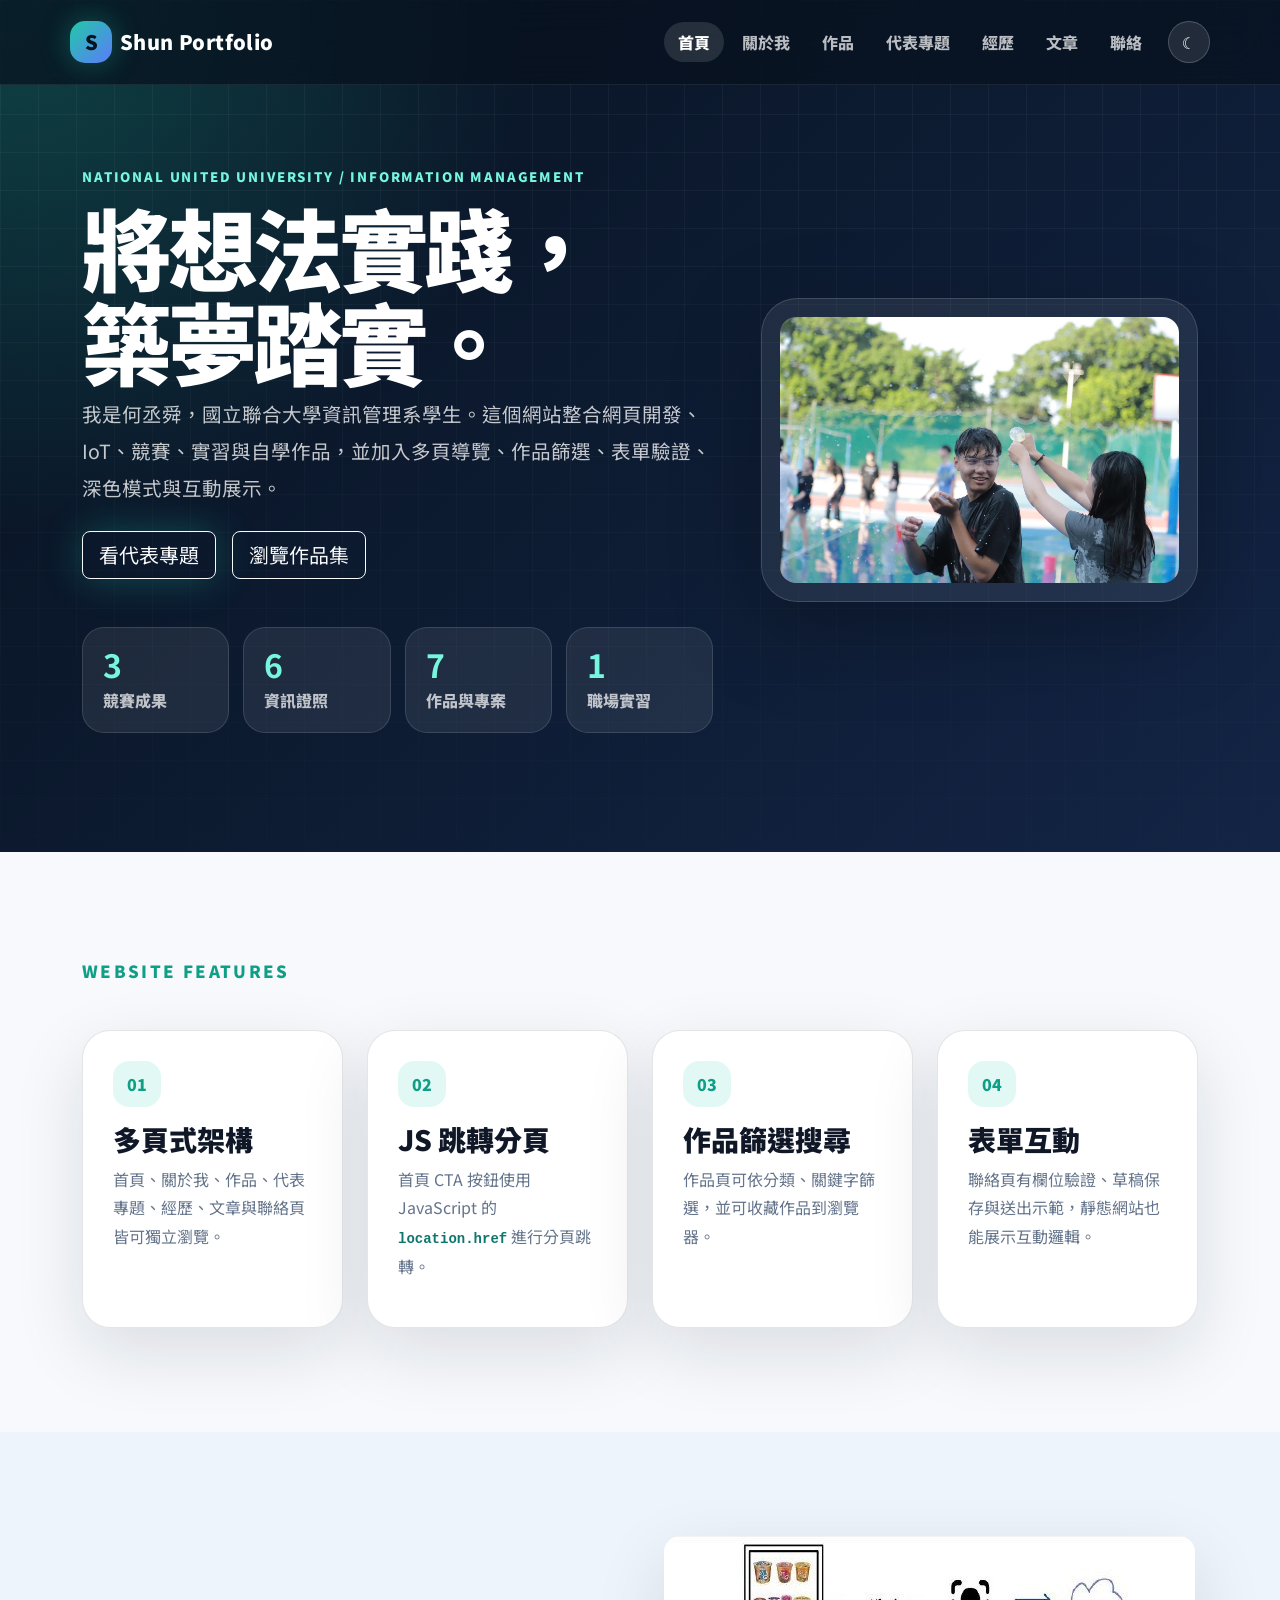
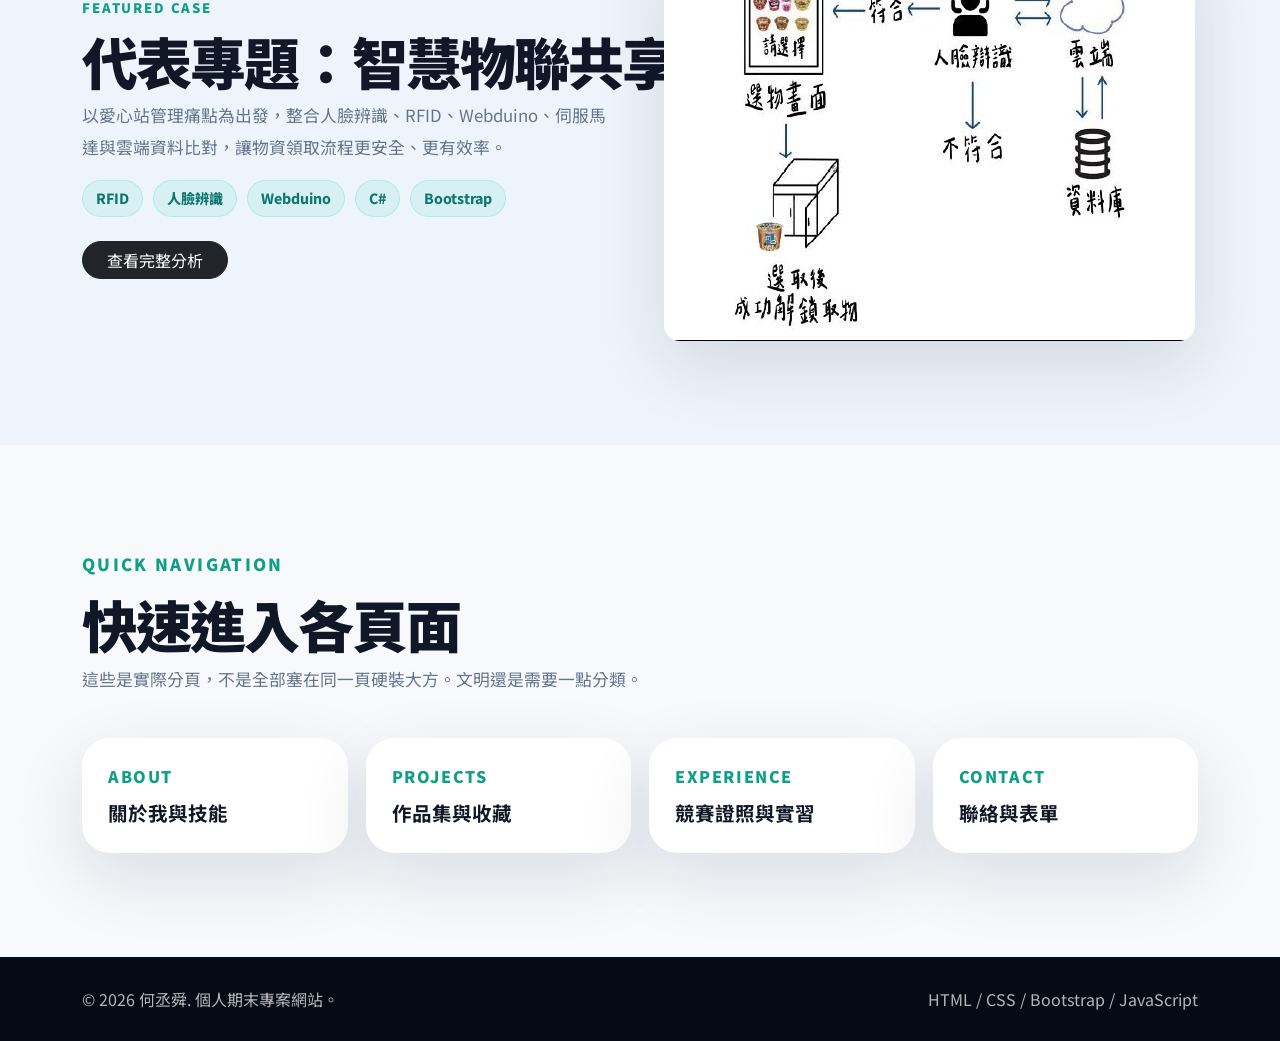
<file: index.html>
<!DOCTYPE html>
<html lang="zh-Hant">
<head>
  <meta charset="UTF-8">
  <meta name="viewport" content="width=device-width, initial-scale=1.0">
  <meta name="description" content="Shun的個人網站，展示資管學習歷程、網頁開發、IoT、競賽、實習與專題作品。">
  <title>Shun ｜個人作品集 Portfolio</title>
  <link rel="icon" type="image/svg+xml" href="images/profile.svg">
  <link href="https://cdn.jsdelivr.net/npm/bootstrap@5.3.5/dist/css/bootstrap.min.css" rel="stylesheet">
  <link rel="preconnect" href="https://fonts.googleapis.com">
  <link rel="preconnect" href="https://fonts.gstatic.com" crossorigin>
  <link href="https://fonts.googleapis.com/css2?family=Noto+Sans+TC:wght@400;500;700;900&display=swap" rel="stylesheet">
  <link rel="stylesheet" href="style.css">
</head>
<body class="" data-current-page="index.html">
  <a class="skip-link" href="#mainContent">跳到主要內容</a>
  <header class="site-header fixed-top" id="top">
    <nav class="navbar navbar-expand-lg container-xl py-3" aria-label="主選單">
      <a class="navbar-brand d-flex align-items-center gap-2" href="index.html" aria-label="回到首頁">
        <span class="brand-mark">S</span>
        <span class="brand-text">Shun Portfolio</span>
      </a>
      <button class="navbar-toggler" type="button" data-bs-toggle="collapse" data-bs-target="#mainNav" aria-controls="mainNav" aria-expanded="false" aria-label="切換導覽列">
        <span class="navbar-toggler-icon"></span>
      </button>
      <div class="collapse navbar-collapse" id="mainNav">
        <ul class="navbar-nav ms-auto align-items-lg-center gap-lg-1">
          <li class="nav-item"><a class="nav-link" href="index.html" data-page="index.html">首頁</a></li>
<li class="nav-item"><a class="nav-link" href="about.html" data-page="about.html">關於我</a></li>
<li class="nav-item"><a class="nav-link" href="projects.html" data-page="projects.html">作品</a></li>
<li class="nav-item"><a class="nav-link" href="project-iot.html" data-page="project-iot.html">代表專題</a></li>
<li class="nav-item"><a class="nav-link" href="experience.html" data-page="experience.html">經歷</a></li>
<li class="nav-item"><a class="nav-link" href="articles.html" data-page="articles.html">文章</a></li>
<li class="nav-item"><a class="nav-link" href="contact.html" data-page="contact.html">聯絡</a></li>
          <li class="nav-item ms-lg-2"><button class="theme-toggle" id="themeToggle" type="button" aria-label="切換深色與亮色模式">☾</button></li>
        </ul>
      </div>
    </nav>
  </header>
  <main id="mainContent">

    <section class="hero-section page-hero index-hero">
      <div class="hero-bg" aria-hidden="true"></div>
      <div class="container-xl position-relative">
        <div class="row min-vh-100 align-items-center g-5 pt-5">
          <div class="col-lg-7 reveal">
            <p class="eyebrow">National United University / Information Management</p>
            <h1 class="hero-title">將想法實踐，<br>築夢踏實。</h1>
            <p class="hero-lead">我是何丞舜，國立聯合大學資訊管理系學生。這個網站整合網頁開發、IoT、競賽、實習與自學作品，並加入多頁導覽、作品篩選、表單驗證、深色模式與互動展示。</p>
            <div class="d-flex flex-wrap gap-3 mt-4">
              <button class="btn  btn-outline-light btn-lg glow-btn" data-go="project-iot.html" type="button">看代表專題</button>
              <button class="btn btn-outline-light btn-lg" data-go="projects.html" type="button">瀏覽作品集</button>
            </div>
            <div class="hero-stats mt-5" aria-label="作品統計">
              <article><strong data-count="3">0</strong><span>競賽成果</span></article>
              <article><strong data-count="6">0</strong><span>資訊證照</span></article>
              <article><strong data-count="7">0</strong><span>作品與專案</span></article>
              <article><strong data-count="1">0</strong><span>職場實習</span></article>
            </div>
          </div>
          <div class="col-lg-5 reveal delay-1">
            <div class="profile-card">
              <img src="./images/profile1.jpg" alt="何丞舜個人形象圖" class="img-fluid rounded-4">
            </div>
          </div>
        </div>
      </div>
    </section>

    <section class="section-pad" id="quickStart">
      <div class="container-xl">
        <div class="section-heading reveal">
          <p class="eyebrow dark">Website Features</p>
        </div>
        <div class="row g-4">
          <div class="col-md-6 col-xl-3 reveal"><article class="glass-card h-100"><span class="card-icon">01</span><h3>多頁式架構</h3><p>首頁、關於我、作品、代表專題、經歷、文章與聯絡頁皆可獨立瀏覽。</p></article></div>
          <div class="col-md-6 col-xl-3 reveal delay-1"><article class="glass-card h-100"><span class="card-icon">02</span><h3>JS 跳轉分頁</h3><p>首頁 CTA 按鈕使用 JavaScript 的 <code>location.href</code> 進行分頁跳轉。</p></article></div>
          <div class="col-md-6 col-xl-3 reveal delay-2"><article class="glass-card h-100"><span class="card-icon">03</span><h3>作品篩選搜尋</h3><p>作品頁可依分類、關鍵字篩選，並可收藏作品到瀏覽器。</p></article></div>
          <div class="col-md-6 col-xl-3 reveal delay-3"><article class="glass-card h-100"><span class="card-icon">04</span><h3>表單互動</h3><p>聯絡頁有欄位驗證、草稿保存與送出示範，靜態網站也能展示互動邏輯。</p></article></div>
        </div>
      </div>
    </section>

    <section class="section-pad muted-section">
      <div class="container-xl">
        <div class="row g-5 align-items-center">
          <div class="col-lg-6 reveal">
            <p class="eyebrow dark">Featured Case</p>
            <h2 class="text-nowrap">代表專題：智慧物聯共享站</h2>
            <p class="lead-text">以愛心站管理痛點為出發，整合人臉辨識、RFID、Webduino、伺服馬達與雲端資料比對，讓物資領取流程更安全、更有效率。</p>
            <div class="tech-tags dark-tags mb-4"><span>RFID</span><span>人臉辨識</span><span>Webduino</span><span>C#</span><span>Bootstrap</span></div>
            <button class="btn btn-dark rounded-pill px-4" data-go="project-iot.html" type="button">查看完整分析</button>
          </div>
          <div class="col-lg-6 reveal delay-1">
            <img src="images/iot-station.jpg" class="img-fluid rounded-4 shadow-soft" alt="智慧物聯共享站流程圖">
          </div>
        </div>
      </div>
    </section>

    <section class="section-pad">
      <div class="container-xl">
        <div class="section-heading reveal">
          <p class="eyebrow dark">Quick Navigation</p>
          <h2>快速進入各頁面</h2>
          <p>這些是實際分頁，不是全部塞在同一頁硬裝大方。文明還是需要一點分類。</p>
        </div>
        <div class="quick-grid reveal">
          <button class="quick-card" data-go="about.html" type="button"><span>About</span><strong>關於我與技能</strong></button>
          <button class="quick-card" data-go="projects.html" type="button"><span>Projects</span><strong>作品集與收藏</strong></button>
          <button class="quick-card" data-go="experience.html" type="button"><span>Experience</span><strong>競賽證照與實習</strong></button>
          <button class="quick-card" data-go="contact.html" type="button"><span>Contact</span><strong>聯絡與表單</strong></button>
        </div>
      </div>
    </section>

  </main>
  <footer class="site-footer">
    <div class="container-xl d-flex flex-column flex-md-row justify-content-between gap-3">
      <p class="mb-0">© 2026 何丞舜. 個人期末專案網站。</p>
      <p class="mb-0">HTML / CSS / Bootstrap / JavaScript</p>
    </div>
  </footer>
  <button class="back-to-top" id="backToTop" type="button" aria-label="回到頁首">↑</button>
  <script src="https://cdn.jsdelivr.net/npm/bootstrap@5.3.5/dist/js/bootstrap.bundle.min.js"></script>
  <script src="script.js"></script>
</body>
</html>
</file>
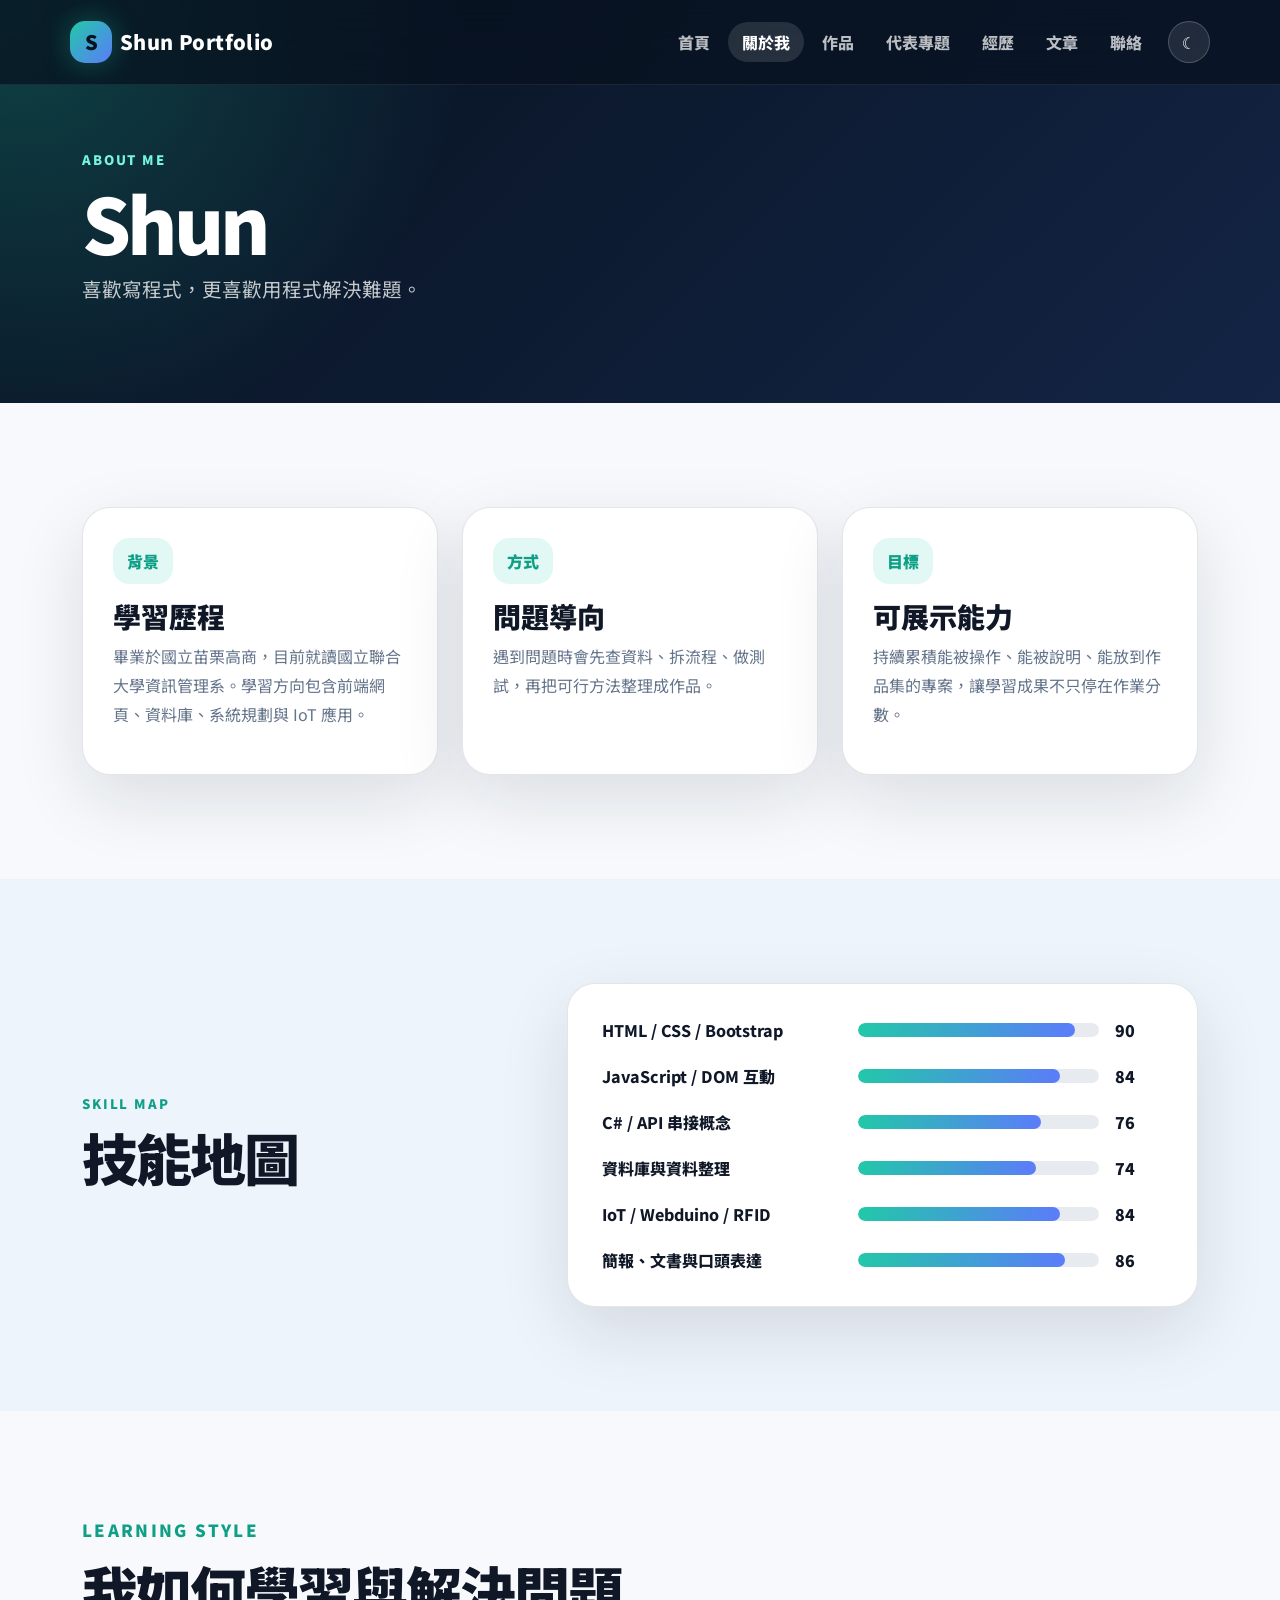
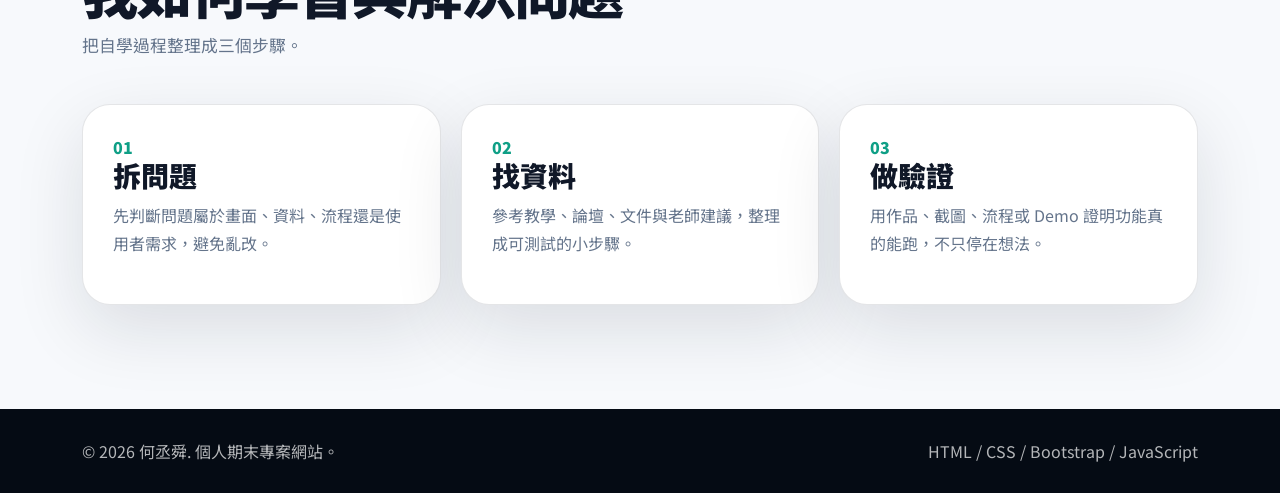
<file: about.html>
<!DOCTYPE html>
<html lang="zh-Hant">
<head>
  <meta charset="UTF-8">
  <meta name="viewport" content="width=device-width, initial-scale=1.0">
  <meta name="description" content="何丞舜的個人背景、技能地圖與學習方法。">
  <title>關於我｜Shun Portfolio</title>
  <link rel="icon" type="image/svg+xml" href="images/profile.svg">
  <link href="https://cdn.jsdelivr.net/npm/bootstrap@5.3.5/dist/css/bootstrap.min.css" rel="stylesheet">
  <link rel="preconnect" href="https://fonts.googleapis.com">
  <link rel="preconnect" href="https://fonts.gstatic.com" crossorigin>
  <link href="https://fonts.googleapis.com/css2?family=Noto+Sans+TC:wght@400;500;700;900&display=swap" rel="stylesheet">
  <link rel="stylesheet" href="style.css">
</head>
<body class="" data-current-page="about.html">
  <a class="skip-link" href="#mainContent">跳到主要內容</a>
  <header class="site-header fixed-top" id="top">
    <nav class="navbar navbar-expand-lg container-xl py-3" aria-label="主選單">
      <a class="navbar-brand d-flex align-items-center gap-2" href="index.html" aria-label="回到首頁">
        <span class="brand-mark">S</span>
        <span class="brand-text">Shun Portfolio</span>
      </a>
      <button class="navbar-toggler" type="button" data-bs-toggle="collapse" data-bs-target="#mainNav" aria-controls="mainNav" aria-expanded="false" aria-label="切換導覽列">
        <span class="navbar-toggler-icon"></span>
      </button>
      <div class="collapse navbar-collapse" id="mainNav">
        <ul class="navbar-nav ms-auto align-items-lg-center gap-lg-1">
          <li class="nav-item"><a class="nav-link" href="index.html" data-page="index.html">首頁</a></li>
          <li class="nav-item"><a class="nav-link" href="about.html" data-page="about.html">關於我</a></li>
          <li class="nav-item"><a class="nav-link" href="projects.html" data-page="projects.html">作品</a></li>
          <li class="nav-item"><a class="nav-link" href="project-iot.html" data-page="project-iot.html">代表專題</a></li>
          <li class="nav-item"><a class="nav-link" href="experience.html" data-page="experience.html">經歷</a></li>
          <li class="nav-item"><a class="nav-link" href="articles.html" data-page="articles.html">文章</a></li>
          <li class="nav-item"><a class="nav-link" href="contact.html" data-page="contact.html">聯絡</a></li>
          <li class="nav-item ms-lg-2"><button class="theme-toggle" id="themeToggle" type="button" aria-label="切換深色與亮色模式">☾</button></li>
        </ul>
      </div>
    </nav>
  </header>
  <main id="mainContent">

    <section class="sub-hero">
      <div class="container-xl">
        <p class="eyebrow">About Me</p>
        <h1>Shun</h1>
        <p>喜歡寫程式，更喜歡用程式解決難題。</p>
      </div>
    </section>
    <section class="section-pad">
      <div class="container-xl">
        <div class="row g-4 align-items-stretch">
          <div class="col-lg-4 reveal"><article class="glass-card h-100"><span class="card-icon">背景</span><h3>學習歷程</h3><p>畢業於國立苗栗高商，目前就讀國立聯合大學資訊管理系。學習方向包含前端網頁、資料庫、系統規劃與 IoT 應用。</p></article></div>
          <div class="col-lg-4 reveal delay-1"><article class="glass-card h-100"><span class="card-icon">方式</span><h3>問題導向</h3><p>遇到問題時會先查資料、拆流程、做測試，再把可行方法整理成作品。</p></article></div>
          <div class="col-lg-4 reveal delay-2"><article class="glass-card h-100"><span class="card-icon">目標</span><h3>可展示能力</h3><p>持續累積能被操作、能被說明、能放到作品集的專案，讓學習成果不只停在作業分數。</p></article></div>
        </div>
      </div>
    </section>

    <section class="section-pad muted-section">
      <div class="container-xl">
        <div class="row g-5 align-items-center">
          <div class="col-lg-5 reveal">
            <p class="eyebrow dark">Skill Map</p>
            <h2>技能地圖</h2>
          </div>
          <div class="col-lg-7 reveal delay-1">
            <div class="skill-panel">
              <div class="skill-item"><span>HTML / CSS / Bootstrap</span><div class="bar"><i style="--w:90%"></i></div><b>90</b></div>
              <div class="skill-item"><span>JavaScript / DOM 互動</span><div class="bar"><i style="--w:84%"></i></div><b>84</b></div>
              <div class="skill-item"><span>C# / API 串接概念</span><div class="bar"><i style="--w:76%"></i></div><b>76</b></div>
              <div class="skill-item"><span>資料庫與資料整理</span><div class="bar"><i style="--w:74%"></i></div><b>74</b></div>
              <div class="skill-item"><span>IoT / Webduino / RFID</span><div class="bar"><i style="--w:84%"></i></div><b>84</b></div>
              <div class="skill-item"><span>簡報、文書與口頭表達</span><div class="bar"><i style="--w:86%"></i></div><b>86</b></div>
            </div>
          </div>
        </div>
      </div>
    </section>

    <section class="section-pad">
      <div class="container-xl">
        <div class="section-heading reveal"><p class="eyebrow dark">Learning Style</p><h2>我如何學習與解決問題</h2><p>把自學過程整理成三個步驟。</p></div>
        <div class="process-grid">
          <article class="process-card reveal"><span>01</span><h3>拆問題</h3><p>先判斷問題屬於畫面、資料、流程還是使用者需求，避免亂改。</p></article>
          <article class="process-card reveal delay-1"><span>02</span><h3>找資料</h3><p>參考教學、論壇、文件與老師建議，整理成可測試的小步驟。</p></article>
          <article class="process-card reveal delay-2"><span>03</span><h3>做驗證</h3><p>用作品、截圖、流程或 Demo 證明功能真的能跑，不只停在想法。</p></article>
        </div>
      </div>
    </section>

  </main>
  <footer class="site-footer">
    <div class="container-xl d-flex flex-column flex-md-row justify-content-between gap-3">
      <p class="mb-0">© 2026 何丞舜. 個人期末專案網站。</p>
      <p class="mb-0">HTML / CSS / Bootstrap / JavaScript</p>
    </div>
  </footer>
  <button class="back-to-top" id="backToTop" type="button" aria-label="回到頁首">↑</button>
  <script src="https://cdn.jsdelivr.net/npm/bootstrap@5.3.5/dist/js/bootstrap.bundle.min.js"></script>
  <script src="script.js"></script>
</body>
</html>
</file>
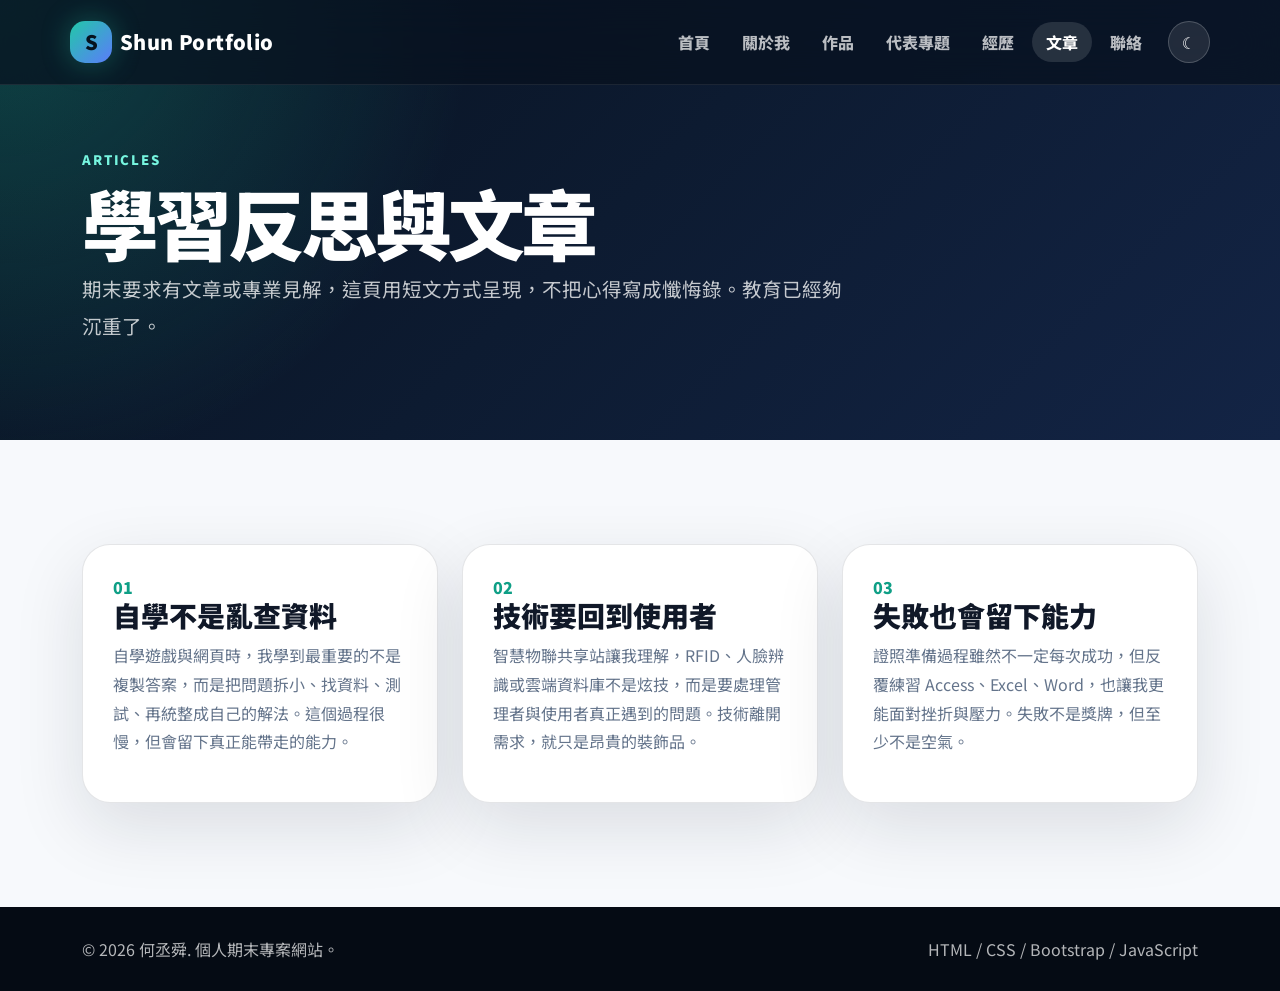
<file: articles.html>
<!DOCTYPE html>
<html lang="zh-Hant">
<head>
  <meta charset="UTF-8">
  <meta name="viewport" content="width=device-width, initial-scale=1.0">
  <meta name="description" content="Shun的學習反思、技術心得與成長記錄。">
  <title>學習反思｜Shun Portfolio</title>
  <link rel="icon" type="image/svg+xml" href="images/profile.svg">
  <link href="https://cdn.jsdelivr.net/npm/bootstrap@5.3.5/dist/css/bootstrap.min.css" rel="stylesheet">
  <link rel="preconnect" href="https://fonts.googleapis.com">
  <link rel="preconnect" href="https://fonts.gstatic.com" crossorigin>
  <link href="https://fonts.googleapis.com/css2?family=Noto+Sans+TC:wght@400;500;700;900&display=swap" rel="stylesheet">
  <link rel="stylesheet" href="style.css">
</head>
<body class="" data-current-page="articles.html">
  <a class="skip-link" href="#mainContent">跳到主要內容</a>
  <header class="site-header fixed-top" id="top">
    <nav class="navbar navbar-expand-lg container-xl py-3" aria-label="主選單">
      <a class="navbar-brand d-flex align-items-center gap-2" href="index.html" aria-label="回到首頁">
        <span class="brand-mark">S</span>
        <span class="brand-text">Shun Portfolio</span>
      </a>
      <button class="navbar-toggler" type="button" data-bs-toggle="collapse" data-bs-target="#mainNav" aria-controls="mainNav" aria-expanded="false" aria-label="切換導覽列">
        <span class="navbar-toggler-icon"></span>
      </button>
      <div class="collapse navbar-collapse" id="mainNav">
        <ul class="navbar-nav ms-auto align-items-lg-center gap-lg-1">
          <li class="nav-item"><a class="nav-link" href="index.html" data-page="index.html">首頁</a></li>
<li class="nav-item"><a class="nav-link" href="about.html" data-page="about.html">關於我</a></li>
<li class="nav-item"><a class="nav-link" href="projects.html" data-page="projects.html">作品</a></li>
<li class="nav-item"><a class="nav-link" href="project-iot.html" data-page="project-iot.html">代表專題</a></li>
<li class="nav-item"><a class="nav-link" href="experience.html" data-page="experience.html">經歷</a></li>
<li class="nav-item"><a class="nav-link" href="articles.html" data-page="articles.html">文章</a></li>
<li class="nav-item"><a class="nav-link" href="contact.html" data-page="contact.html">聯絡</a></li>
          <li class="nav-item ms-lg-2"><button class="theme-toggle" id="themeToggle" type="button" aria-label="切換深色與亮色模式">☾</button></li>
        </ul>
      </div>
    </nav>
  </header>
  <main id="mainContent">

    <section class="sub-hero">
      <div class="container-xl">
        <p class="eyebrow">Articles</p>
        <h1>學習反思與文章</h1>
        <p>期末要求有文章或專業見解，這頁用短文方式呈現，不把心得寫成懺悔錄。教育已經夠沉重了。</p>
      </div>
    </section>
    <section class="section-pad">
      <div class="container-xl">
        <div class="row g-4 article-list" id="articleList">
          <div class="col-lg-4 reveal"><article class="article-card h-100"><span>01</span><h3>自學不是亂查資料</h3><p>自學遊戲與網頁時，我學到最重要的不是複製答案，而是把問題拆小、找資料、測試、再統整成自己的解法。這個過程很慢，但會留下真正能帶走的能力。</p></article></div>
          <div class="col-lg-4 reveal delay-1"><article class="article-card h-100"><span>02</span><h3>技術要回到使用者</h3><p>智慧物聯共享站讓我理解，RFID、人臉辨識或雲端資料庫不是炫技，而是要處理管理者與使用者真正遇到的問題。技術離開需求，就只是昂貴的裝飾品。</p></article></div>
          <div class="col-lg-4 reveal delay-2"><article class="article-card h-100"><span>03</span><h3>失敗也會留下能力</h3><p>證照準備過程雖然不一定每次成功，但反覆練習 Access、Excel、Word，也讓我更能面對挫折與壓力。失敗不是獎牌，但至少不是空氣。</p></article></div>
        </div>
      </div>
    </section>

  </main>
  <footer class="site-footer">
    <div class="container-xl d-flex flex-column flex-md-row justify-content-between gap-3">
      <p class="mb-0">© 2026 何丞舜. 個人期末專案網站。</p>
      <p class="mb-0">HTML / CSS / Bootstrap / JavaScript</p>
    </div>
  </footer>
  <button class="back-to-top" id="backToTop" type="button" aria-label="回到頁首">↑</button>
  <script src="https://cdn.jsdelivr.net/npm/bootstrap@5.3.5/dist/js/bootstrap.bundle.min.js"></script>
  <script src="script.js"></script>
</body>
</html>
</file>
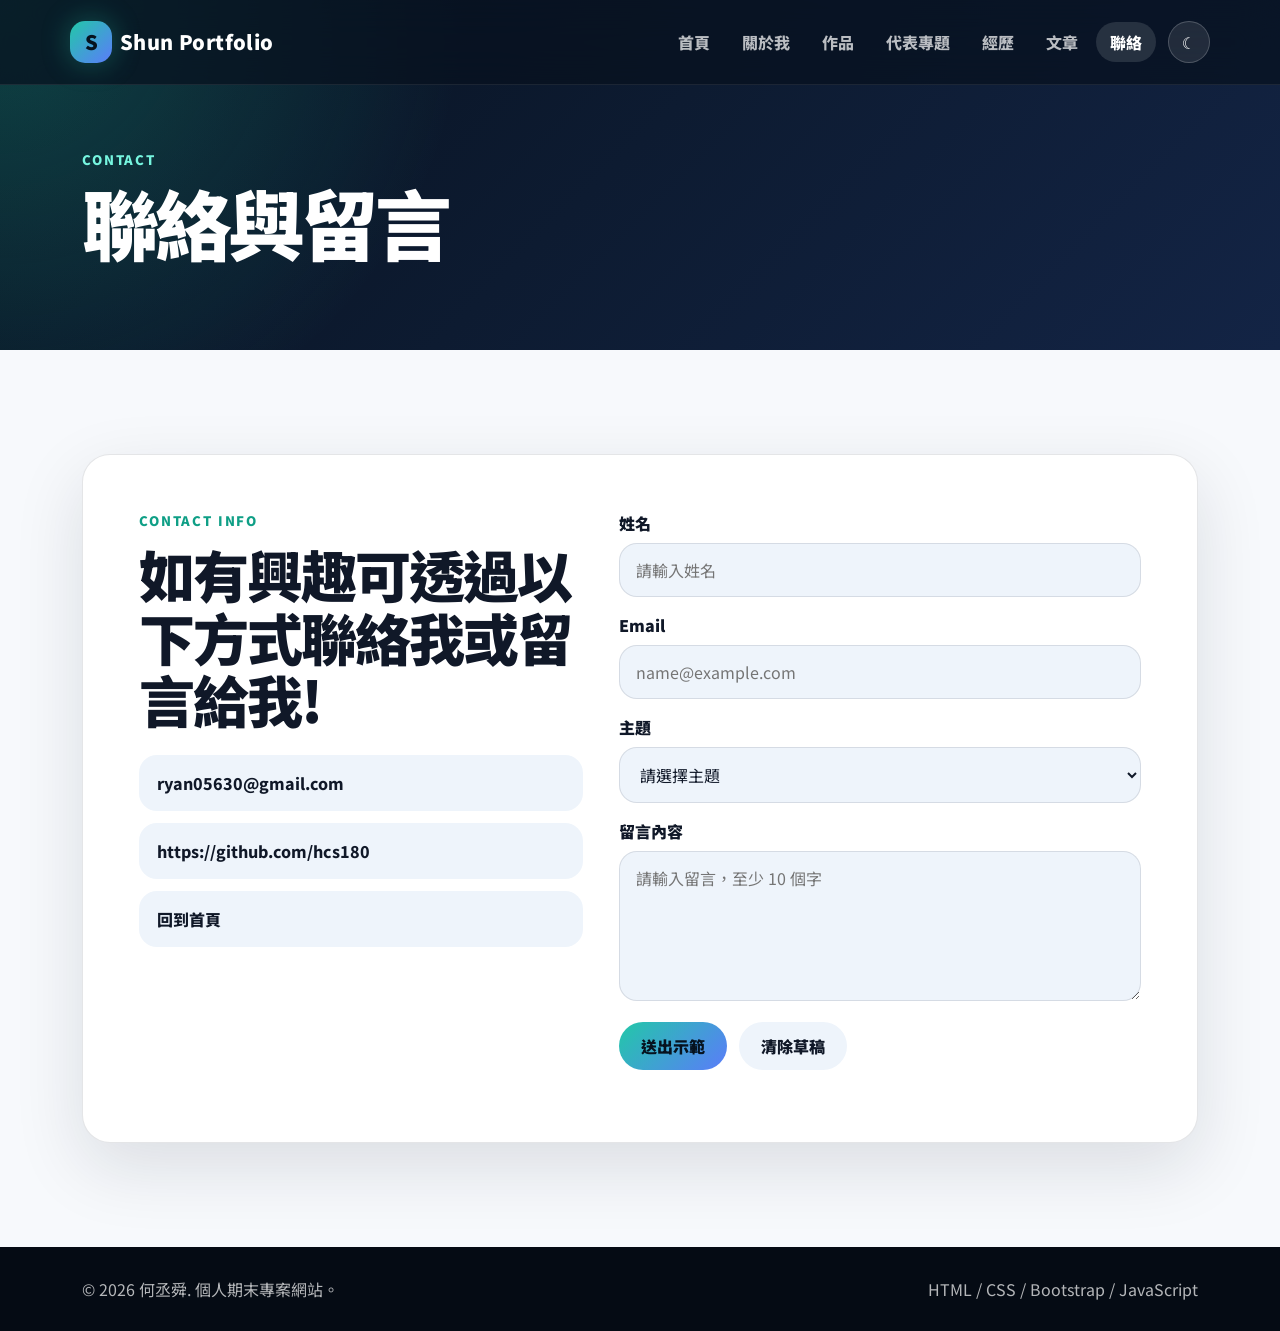
<file: contact.html>
<!DOCTYPE html>
<html lang="zh-Hant">
<head>
  <meta charset="UTF-8">
  <meta name="viewport" content="width=device-width, initial-scale=1.0">
  <meta name="description" content="Shun的聯絡資訊與靜態留言表單示範。">
  <title>聯絡｜Shun Portfolio</title>
  <link rel="icon" type="image/svg+xml" href="images/profile.svg">
  <link href="https://cdn.jsdelivr.net/npm/bootstrap@5.3.5/dist/css/bootstrap.min.css" rel="stylesheet">
  <link rel="preconnect" href="https://fonts.googleapis.com">
  <link rel="preconnect" href="https://fonts.gstatic.com" crossorigin>
  <link href="https://fonts.googleapis.com/css2?family=Noto+Sans+TC:wght@400;500;700;900&display=swap" rel="stylesheet">
  <link rel="stylesheet" href="style.css">
</head>
<body class="" data-current-page="contact.html">
  <a class="skip-link" href="#mainContent">跳到主要內容</a>
  <header class="site-header fixed-top" id="top">
    <nav class="navbar navbar-expand-lg container-xl py-3" aria-label="主選單">
      <a class="navbar-brand d-flex align-items-center gap-2" href="index.html" aria-label="回到首頁">
        <span class="brand-mark">S</span>
        <span class="brand-text">Shun Portfolio</span>
      </a>
      <button class="navbar-toggler" type="button" data-bs-toggle="collapse" data-bs-target="#mainNav" aria-controls="mainNav" aria-expanded="false" aria-label="切換導覽列">
        <span class="navbar-toggler-icon"></span>
      </button>
      <div class="collapse navbar-collapse" id="mainNav">
        <ul class="navbar-nav ms-auto align-items-lg-center gap-lg-1">
          <li class="nav-item"><a class="nav-link" href="index.html" data-page="index.html">首頁</a></li>
<li class="nav-item"><a class="nav-link" href="about.html" data-page="about.html">關於我</a></li>
<li class="nav-item"><a class="nav-link" href="projects.html" data-page="projects.html">作品</a></li>
<li class="nav-item"><a class="nav-link" href="project-iot.html" data-page="project-iot.html">代表專題</a></li>
<li class="nav-item"><a class="nav-link" href="experience.html" data-page="experience.html">經歷</a></li>
<li class="nav-item"><a class="nav-link" href="articles.html" data-page="articles.html">文章</a></li>
<li class="nav-item"><a class="nav-link" href="contact.html" data-page="contact.html">聯絡</a></li>
          <li class="nav-item ms-lg-2"><button class="theme-toggle" id="themeToggle" type="button" aria-label="切換深色與亮色模式">☾</button></li>
        </ul>
      </div>
    </nav>
  </header>
  <main id="mainContent">

    <section class="sub-hero">
      <div class="container-xl">
        <p class="eyebrow">Contact</p>
        <h1>聯絡與留言</h1>
      </div>
    </section>
    <section class="section-pad">
      <div class="container-xl">
        <div class="contact-panel reveal">
          <div>
            <p class="eyebrow dark">Contact Info</p>
            <h2>如有興趣可透過以下方式聯絡我或留言給我!</h2>
            <div class="contact-links">
              <a href="mailto:ryan05630@gmail.com">ryan05630@gmail.com</a>
              <a href="https://github.com/hcs180" target="_blank" rel="noopener">https://github.com/hcs180</a>
              <a href="index.html">回到首頁</a>
            </div>
          </div>
          <form class="demo-form" id="contactForm" novalidate>
            <div class="form-row"><label for="name">姓名</label><input id="name" name="name" type="text" placeholder="請輸入姓名"></div>
            <div class="form-row"><label for="email">Email</label><input id="email" name="email" type="email" placeholder="name@example.com"></div>
            <div class="form-row"><label for="topic">主題</label><select id="topic" name="topic"><option value="">請選擇主題</option><option>作品交流</option><option>課程作業</option><option>其他</option></select></div>
            <div class="form-row"><label for="message">留言內容</label><textarea id="message" name="message" rows="5" placeholder="請輸入留言，至少 10 個字"></textarea></div>
            <div class="form-actions"><button type="submit">送出示範</button><button type="button" class="ghost-btn" id="clearDraft">清除草稿</button></div>
            <p id="formNotice" class="form-notice" aria-live="polite"></p>
          </form>
        </div>
      </div>
    </section>

  </main>
  <footer class="site-footer">
    <div class="container-xl d-flex flex-column flex-md-row justify-content-between gap-3">
      <p class="mb-0">© 2026 何丞舜. 個人期末專案網站。</p>
      <p class="mb-0">HTML / CSS / Bootstrap / JavaScript</p>
    </div>
  </footer>
  <button class="back-to-top" id="backToTop" type="button" aria-label="回到頁首">↑</button>
  <script src="https://cdn.jsdelivr.net/npm/bootstrap@5.3.5/dist/js/bootstrap.bundle.min.js"></script>
  <script src="script.js"></script>
</body>
</html>
</file>
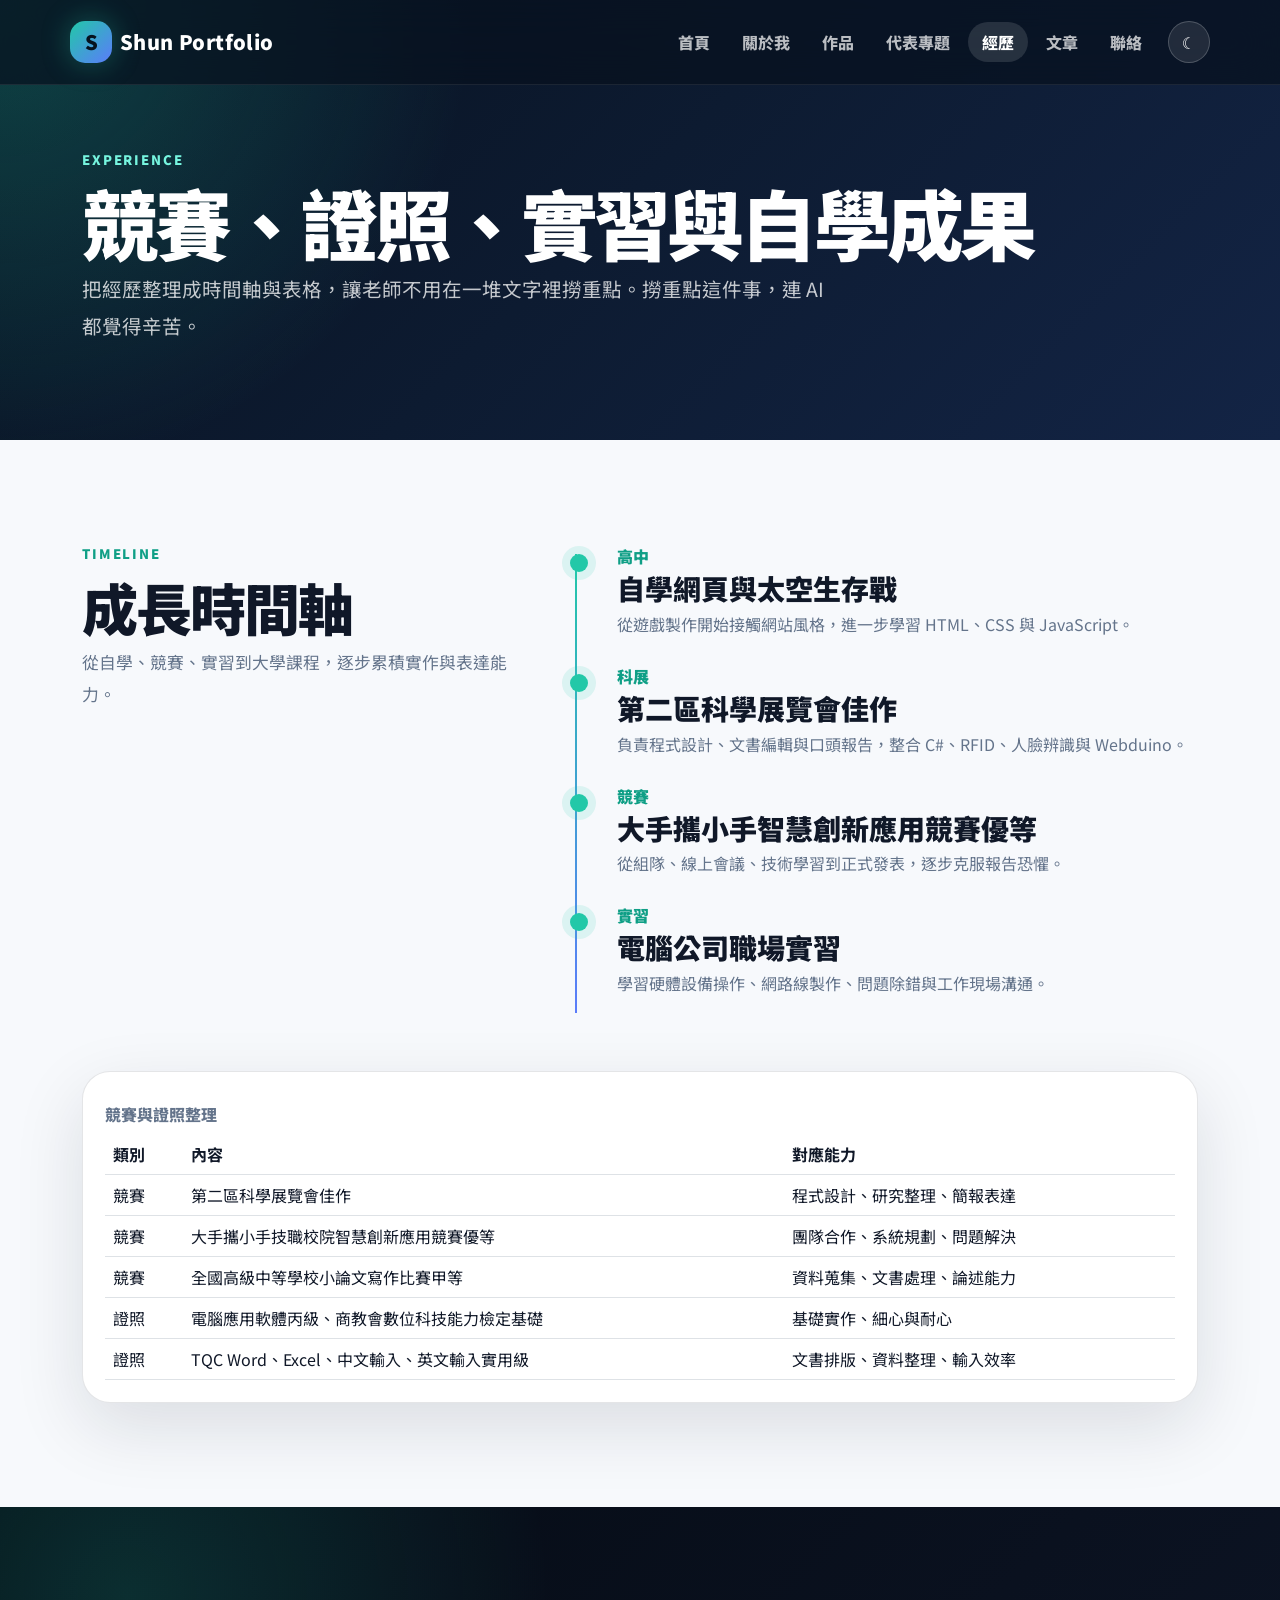
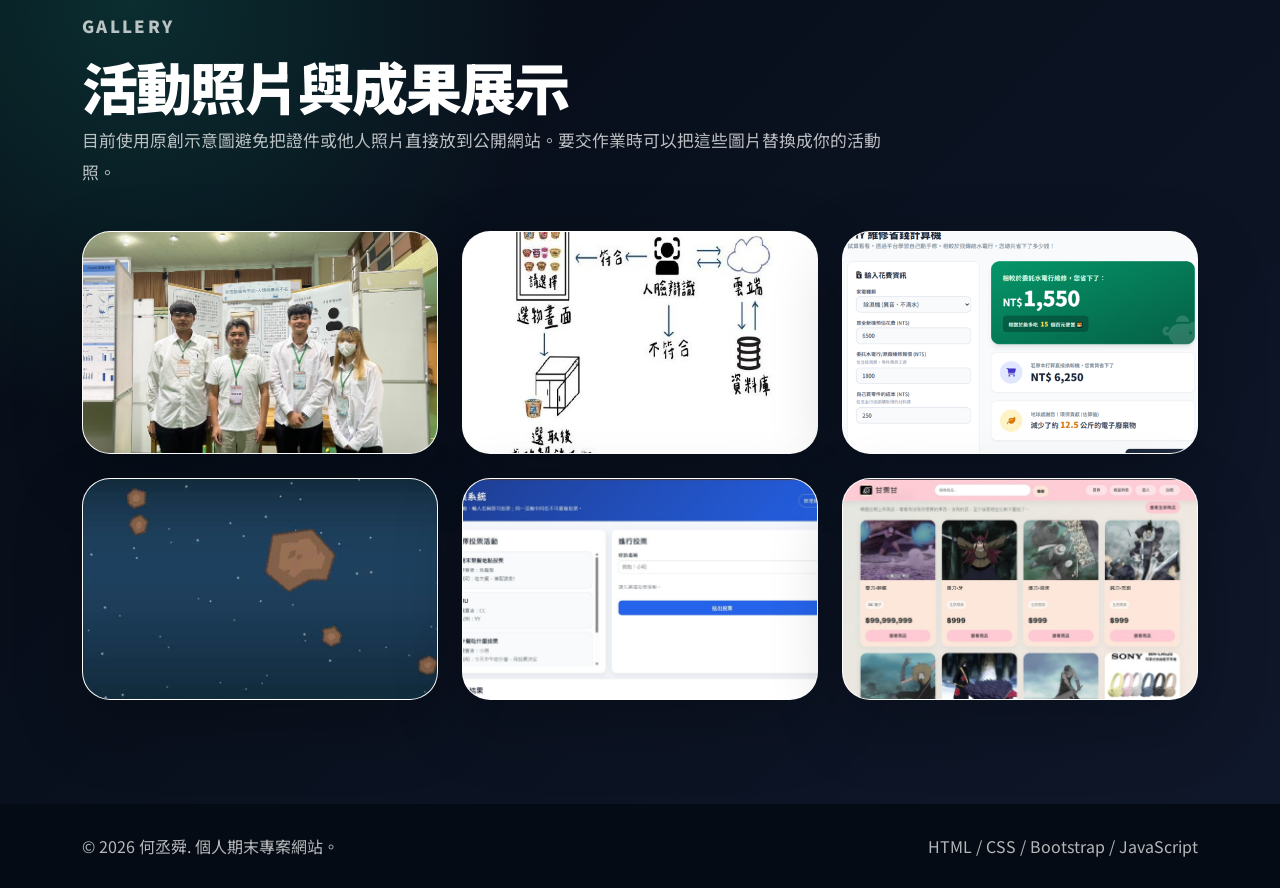
<file: experience.html>
<!DOCTYPE html>
<html lang="zh-Hant">
<head>
  <meta charset="UTF-8">
  <meta name="viewport" content="width=device-width, initial-scale=1.0">
  <meta name="description" content="Shun的競賽、證照、實習與活動成果。">
  <title>經歷與成果｜Shun Portfolio</title>
  <link rel="icon" type="image/svg+xml" href="images/profile.svg">
  <link href="https://cdn.jsdelivr.net/npm/bootstrap@5.3.5/dist/css/bootstrap.min.css" rel="stylesheet">
  <link rel="preconnect" href="https://fonts.googleapis.com">
  <link rel="preconnect" href="https://fonts.gstatic.com" crossorigin>
  <link href="https://fonts.googleapis.com/css2?family=Noto+Sans+TC:wght@400;500;700;900&display=swap" rel="stylesheet">
  <link rel="stylesheet" href="style.css">
</head>
<body class="" data-current-page="experience.html">
  <a class="skip-link" href="#mainContent">跳到主要內容</a>
  <header class="site-header fixed-top" id="top">
    <nav class="navbar navbar-expand-lg container-xl py-3" aria-label="主選單">
      <a class="navbar-brand d-flex align-items-center gap-2" href="index.html" aria-label="回到首頁">
        <span class="brand-mark">S</span>
        <span class="brand-text">Shun Portfolio</span>
      </a>
      <button class="navbar-toggler" type="button" data-bs-toggle="collapse" data-bs-target="#mainNav" aria-controls="mainNav" aria-expanded="false" aria-label="切換導覽列">
        <span class="navbar-toggler-icon"></span>
      </button>
      <div class="collapse navbar-collapse" id="mainNav">
        <ul class="navbar-nav ms-auto align-items-lg-center gap-lg-1">
          <li class="nav-item"><a class="nav-link" href="index.html" data-page="index.html">首頁</a></li>
          <li class="nav-item"><a class="nav-link" href="about.html" data-page="about.html">關於我</a></li>
          <li class="nav-item"><a class="nav-link" href="projects.html" data-page="projects.html">作品</a></li>
          <li class="nav-item"><a class="nav-link" href="project-iot.html" data-page="project-iot.html">代表專題</a></li>
          <li class="nav-item"><a class="nav-link" href="experience.html" data-page="experience.html">經歷</a></li>
          <li class="nav-item"><a class="nav-link" href="articles.html" data-page="articles.html">文章</a></li>
          <li class="nav-item"><a class="nav-link" href="contact.html" data-page="contact.html">聯絡</a></li>
          <li class="nav-item ms-lg-2"><button class="theme-toggle" id="themeToggle" type="button" aria-label="切換深色與亮色模式">☾</button></li>
        </ul>
      </div>
    </nav>
  </header>
  <main id="mainContent">

    <section class="sub-hero">
      <div class="container-xl">
        <p class="eyebrow">Experience</p>
        <h1>競賽、證照、實習與自學成果</h1>
        <p>把經歷整理成時間軸與表格，讓老師不用在一堆文字裡撈重點。撈重點這件事，連 AI 都覺得辛苦。</p>
      </div>
    </section>
    <section class="section-pad">
      <div class="container-xl">
        <div class="row g-5">
          <div class="col-lg-5 reveal"><p class="eyebrow dark">Timeline</p><h2>成長時間軸</h2><p class="lead-text">從自學、競賽、實習到大學課程，逐步累積實作與表達能力。</p></div>
          <div class="col-lg-7 reveal delay-1">
            <div class="timeline">
              <article><span>高中</span><h3>自學網頁與太空生存戰</h3><p>從遊戲製作開始接觸網站風格，進一步學習 HTML、CSS 與 JavaScript。</p></article>
              <article><span>科展</span><h3>第二區科學展覽會佳作</h3><p>負責程式設計、文書編輯與口頭報告，整合 C#、RFID、人臉辨識與 Webduino。</p></article>
              <article><span>競賽</span><h3>大手攜小手智慧創新應用競賽優等</h3><p>從組隊、線上會議、技術學習到正式發表，逐步克服報告恐懼。</p></article>
              <article><span>實習</span><h3>電腦公司職場實習</h3><p>學習硬體設備操作、網路線製作、問題除錯與工作現場溝通。</p></article>
            </div>
          </div>
        </div>
        <div class="table-card reveal mt-5">
          <div class="table-responsive">
            <table class="table table-hover align-middle mb-0">
              <caption class="caption-top">競賽與證照整理</caption>
              <thead><tr><th>類別</th><th>內容</th><th>對應能力</th></tr></thead>
              <tbody>
                <tr><td>競賽</td><td>第二區科學展覽會佳作</td><td>程式設計、研究整理、簡報表達</td></tr>
                <tr><td>競賽</td><td>大手攜小手技職校院智慧創新應用競賽優等</td><td>團隊合作、系統規劃、問題解決</td></tr>
                <tr><td>競賽</td><td>全國高級中等學校小論文寫作比賽甲等</td><td>資料蒐集、文書處理、論述能力</td></tr>
                <tr><td>證照</td><td>電腦應用軟體丙級、商教會數位科技能力檢定基礎</td><td>基礎實作、細心與耐心</td></tr>
                <tr><td>證照</td><td>TQC Word、Excel、中文輸入、英文輸入實用級</td><td>文書排版、資料整理、輸入效率</td></tr>
              </tbody>
            </table>
          </div>
        </div>
      </div>
    </section>
    <section class="section-pad dark-section">
      <div class="container-xl">
        <div class="section-heading reveal light-heading"><p class="eyebrow">Gallery</p><h2>活動照片與成果展示</h2><p>目前使用原創示意圖避免把證件或他人照片直接放到公開網站。要交作業時可以把這些圖片替換成你的活動照。</p></div>
        <div class="row g-4">
          <div class="col-md-6 col-xl-4 reveal"><img src="images/competition.jpg" class="gallery-img" alt="競賽成果示意圖"></div>
          <div class="col-md-6 col-xl-4 reveal delay-1"><img src="images/iot-station.jpg" class="gallery-img" alt="智慧物聯共享站示意圖"></div>
          <div class="col-md-6 col-xl-4 reveal delay-2"><img src="images/internship-repair.jpg" class="gallery-img" alt="實習示意圖"></div>
          <div class="col-md-6 col-xl-4 reveal"><img src="images/game-space.jpg" class="gallery-img" alt="遊戲作品示意圖"></div>
          <div class="col-md-6 col-xl-4 reveal delay-1"><img src="images/website-mock.jpg" class="gallery-img" alt="個人網站示意圖"></div>
          <div class="col-md-6 col-xl-4 reveal delay-2"><img src="images/certificates.jpg" class="gallery-img" alt="證照示意圖"></div>
        </div>
      </div>
    </section>

  </main>
  <footer class="site-footer">
    <div class="container-xl d-flex flex-column flex-md-row justify-content-between gap-3">
      <p class="mb-0">© 2026 何丞舜. 個人期末專案網站。</p>
      <p class="mb-0">HTML / CSS / Bootstrap / JavaScript</p>
    </div>
  </footer>
  <button class="back-to-top" id="backToTop" type="button" aria-label="回到頁首">↑</button>
  <script src="https://cdn.jsdelivr.net/npm/bootstrap@5.3.5/dist/js/bootstrap.bundle.min.js"></script>
  <script src="script.js"></script>
</body>
</html>
</file>
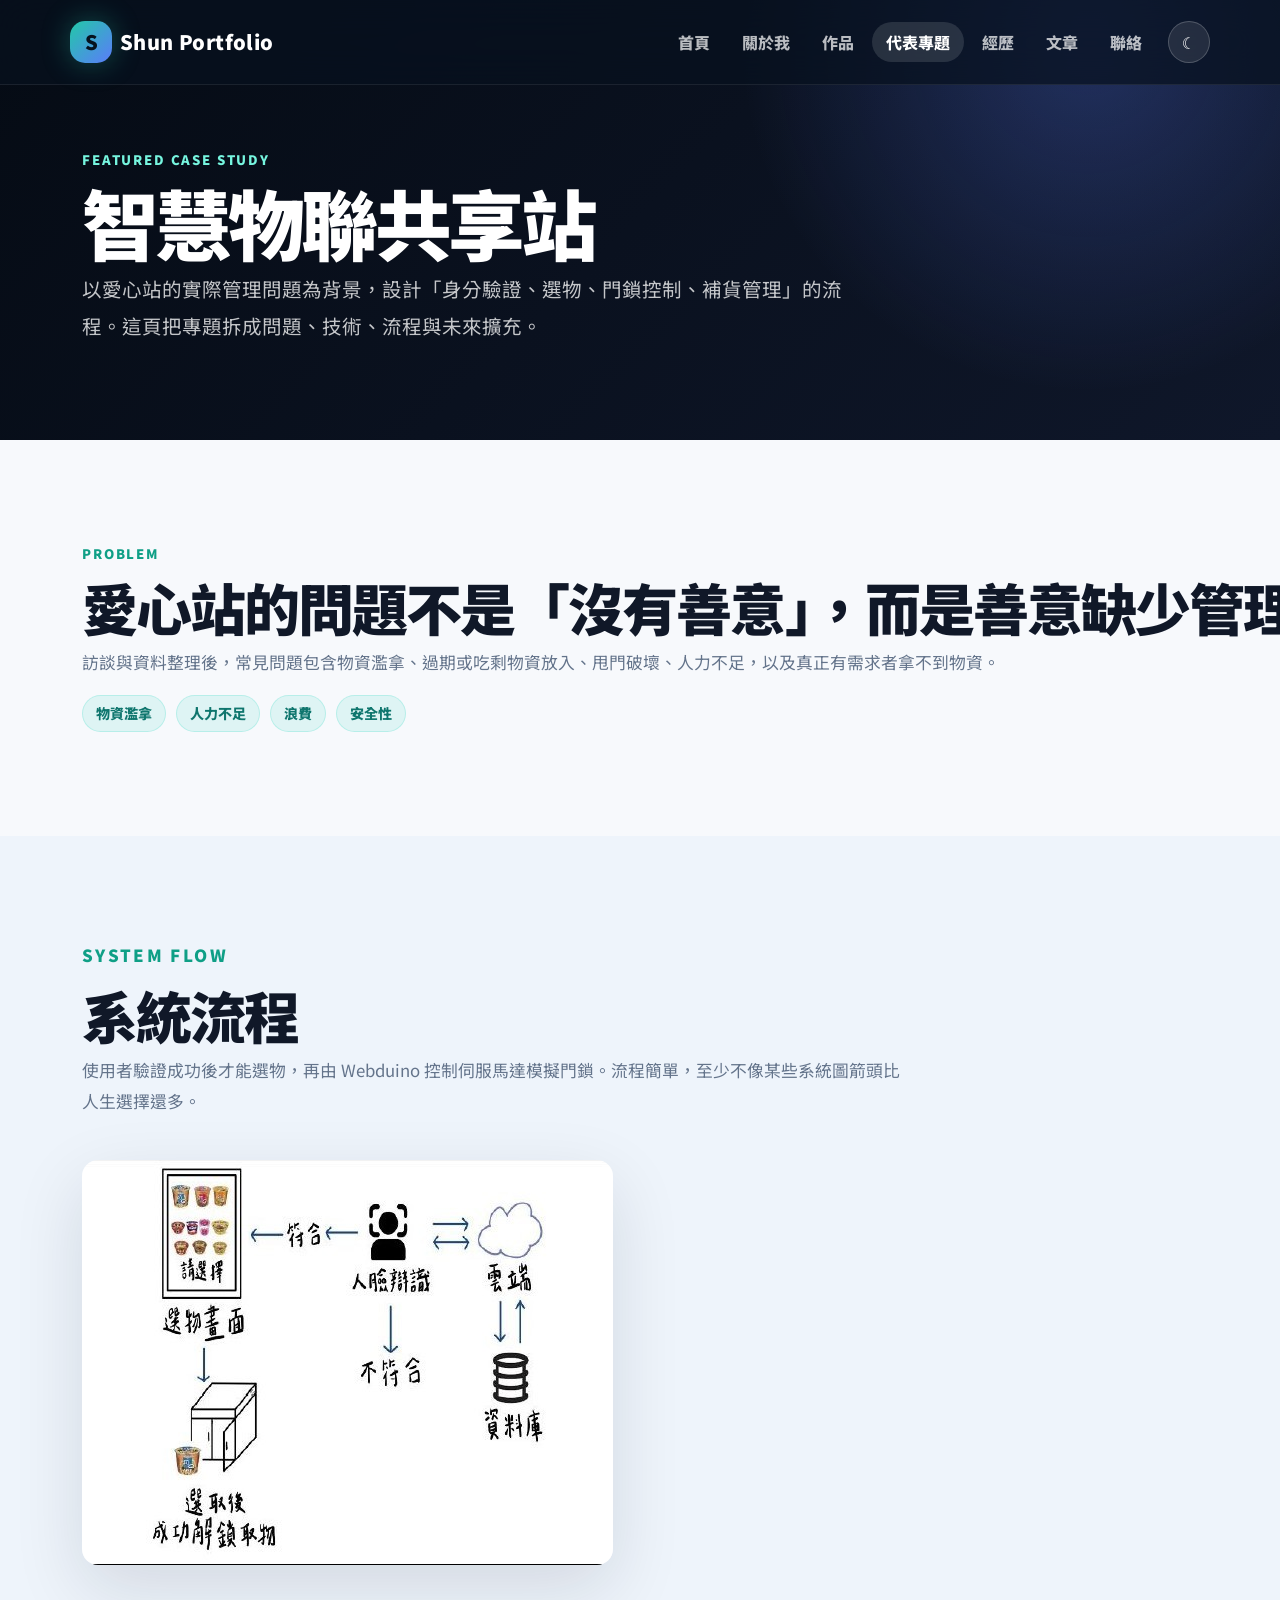
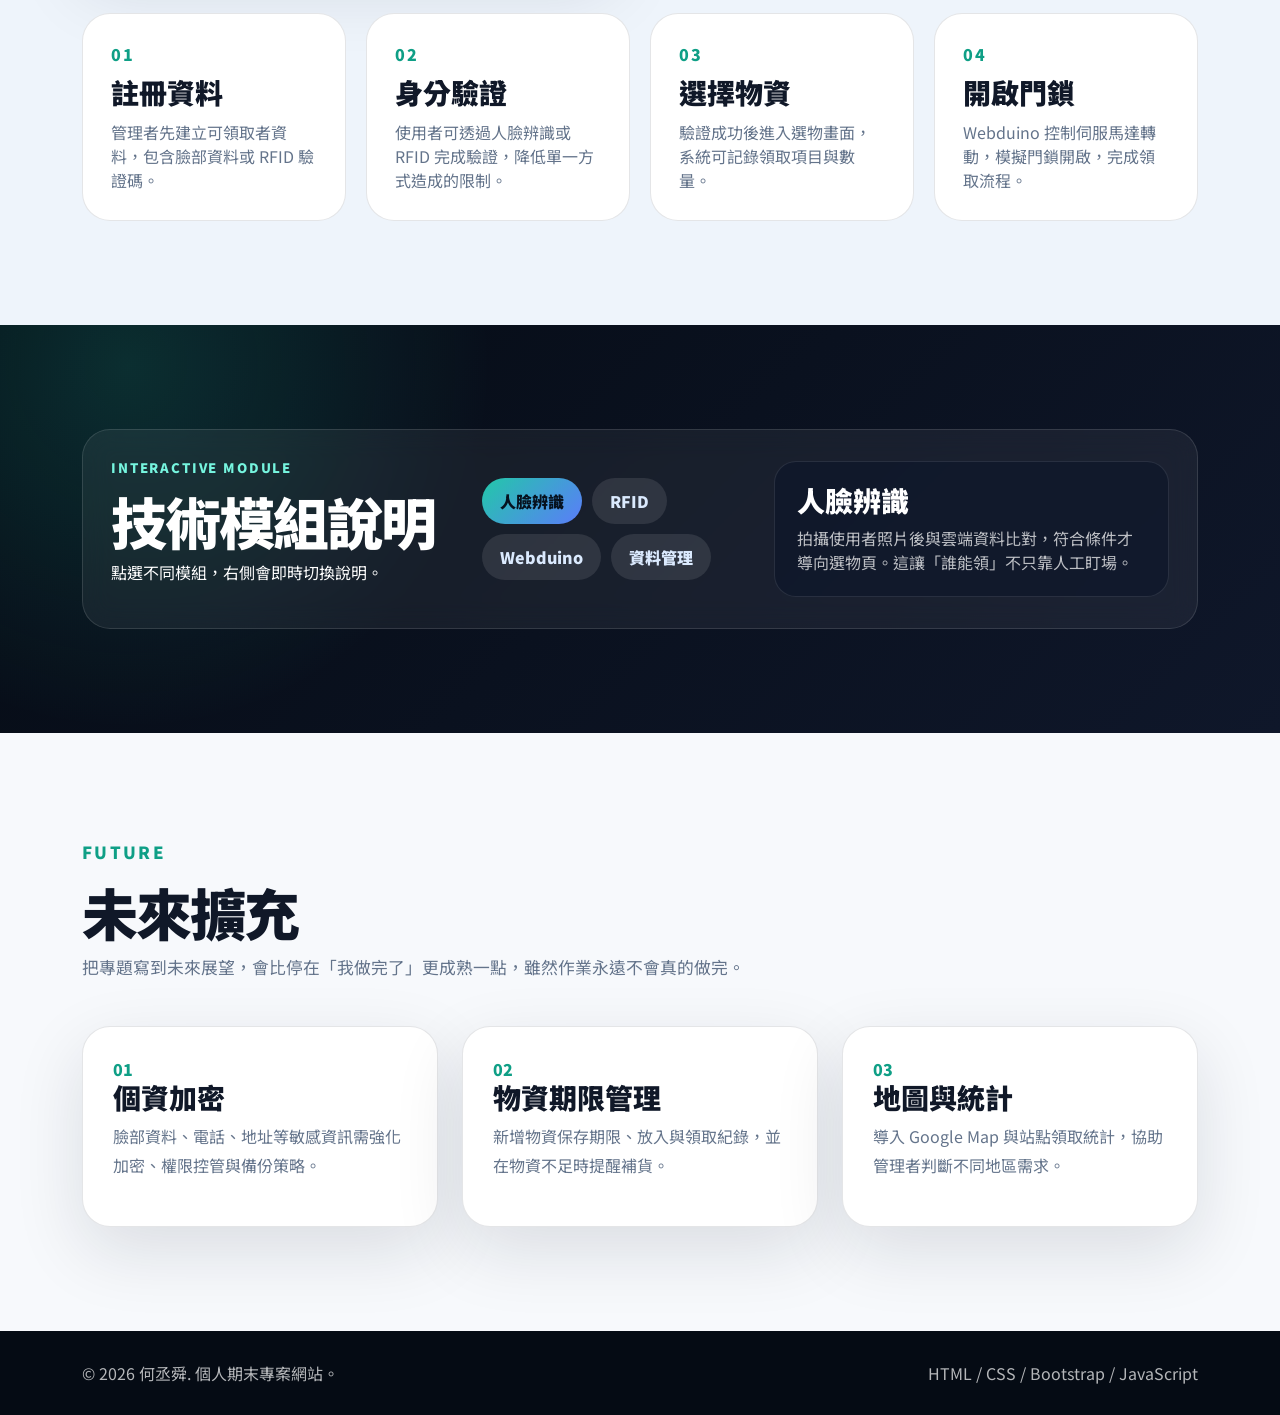
<file: project-iot.html>
<!DOCTYPE html>
<html lang="zh-Hant">
<head>
  <meta charset="UTF-8">
  <meta name="viewport" content="width=device-width, initial-scale=1.0">
  <meta name="description" content="智慧物聯共享站代表專題，結合 RFID、人臉辨識、Webduino 與雲端資料管理。">
  <title>智慧物聯共享站｜Shun Portfolio</title>
  <link rel="icon" type="image/svg+xml" href="images/profile.svg">
  <link href="https://cdn.jsdelivr.net/npm/bootstrap@5.3.5/dist/css/bootstrap.min.css" rel="stylesheet">
  <link rel="preconnect" href="https://fonts.googleapis.com">
  <link rel="preconnect" href="https://fonts.gstatic.com" crossorigin>
  <link href="https://fonts.googleapis.com/css2?family=Noto+Sans+TC:wght@400;500;700;900&display=swap" rel="stylesheet">
  <link rel="stylesheet" href="style.css">
</head>
<body class="" data-current-page="project-iot.html">
  <a class="skip-link" href="#mainContent">跳到主要內容</a>
  <header class="site-header fixed-top" id="top">
    <nav class="navbar navbar-expand-lg container-xl py-3" aria-label="主選單">
      <a class="navbar-brand d-flex align-items-center gap-2" href="index.html" aria-label="回到首頁">
        <span class="brand-mark">S</span>
        <span class="brand-text">Shun Portfolio</span>
      </a>
      <button class="navbar-toggler" type="button" data-bs-toggle="collapse" data-bs-target="#mainNav" aria-controls="mainNav" aria-expanded="false" aria-label="切換導覽列">
        <span class="navbar-toggler-icon"></span>
      </button>
      <div class="collapse navbar-collapse" id="mainNav">
        <ul class="navbar-nav ms-auto align-items-lg-center gap-lg-1">
          <li class="nav-item"><a class="nav-link" href="index.html" data-page="index.html">首頁</a></li>
          <li class="nav-item"><a class="nav-link" href="about.html" data-page="about.html">關於我</a></li>
          <li class="nav-item"><a class="nav-link" href="projects.html" data-page="projects.html">作品</a></li>
          <li class="nav-item"><a class="nav-link" href="project-iot.html" data-page="project-iot.html">代表專題</a></li>
          <li class="nav-item"><a class="nav-link" href="experience.html" data-page="experience.html">經歷</a></li>
          <li class="nav-item"><a class="nav-link" href="articles.html" data-page="articles.html">文章</a></li>
          <li class="nav-item"><a class="nav-link" href="contact.html" data-page="contact.html">聯絡</a></li>
                    <li class="nav-item ms-lg-2"><button class="theme-toggle" id="themeToggle" type="button" aria-label="切換深色與亮色模式">☾</button></li>
        </ul>
      </div>
    </nav>
  </header>
  <main id="mainContent">

    <section class="sub-hero dark-sub-hero">
      <div class="container-xl">
        <p class="eyebrow">Featured Case Study</p>
        <h1>智慧物聯共享站</h1>
        <p >以愛心站的實際管理問題為背景，設計「身分驗證、選物、門鎖控制、補貨管理」的流程。這頁把專題拆成問題、技術、流程與未來擴充。</p>
      </div>
    </section>
    <section class="section-pad">
      <div class="container-xl">
        <div class="row g-5 align-items-center">
          <div class="col-lg-6 reveal text-nowrap" >
            <p class="eyebrow dark">Problem</p>
            <h2>愛心站的問題不是「沒有善意」，而是善意缺少管理機制。</h2>
            <p class="lead-text">訪談與資料整理後，常見問題包含物資濫拿、過期或吃剩物資放入、甩門破壞、人力不足，以及真正有需求者拿不到物資。</p>
            <div class="tech-tags dark-tags"><span>物資濫拿</span><span>人力不足</span><span>浪費</span><span>安全性</span></div>
          </div>
        </div>
      </div>
    </section>
    <section class="section-pad muted-section">
      <div class="container-xl" >
        <div class="section-heading reveal"><p class="eyebrow dark">System Flow</p><h2>系統流程</h2><p>使用者驗證成功後才能選物，再由 Webduino 控制伺服馬達模擬門鎖。流程簡單，至少不像某些系統圖箭頭比人生選擇還多。</p></div>
        <img src="./images/iot-station.jpg" class="img-fluid rounded-4 shadow-soft reveal" alt="系統流程" >
        <div class="case-grid mt-5">
          <article class="case-card light-card reveal"><span>01</span><h3>註冊資料</h3><p>管理者先建立可領取者資料，包含臉部資料或 RFID 驗證碼。</p></article>
          <article class="case-card light-card reveal delay-1"><span>02</span><h3>身分驗證</h3><p>使用者可透過人臉辨識或 RFID 完成驗證，降低單一方式造成的限制。</p></article>
          <article class="case-card light-card reveal delay-2"><span>03</span><h3>選擇物資</h3><p>驗證成功後進入選物畫面，系統可記錄領取項目與數量。</p></article>
          <article class="case-card light-card reveal delay-3"><span>04</span><h3>開啟門鎖</h3><p>Webduino 控制伺服馬達轉動，模擬門鎖開啟，完成領取流程。</p></article>
        </div>
      </div>
    </section>
    <section class="section-pad dark-section">
      <div class="container-xl">
        <div class="interactive-lab reveal">
          <div><p class="eyebrow">Interactive Module</p><h2>技術模組說明</h2><p>點選不同模組，右側會即時切換說明。</p></div>
          <div class="lab-buttons" role="tablist" aria-label="技術模組">
            <button class="lab-btn active" data-lab="face" type="button">人臉辨識</button>
            <button class="lab-btn" data-lab="rfid" type="button">RFID</button>
            <button class="lab-btn" data-lab="webduino" type="button">Webduino</button>
            <button class="lab-btn" data-lab="data" type="button">資料管理</button>
          </div>
          <article class="lab-output" id="labOutput"><h3>人臉辨識</h3><p>拍攝使用者照片後與雲端資料比對，符合條件才導向選物頁。這讓「誰能領」不只靠人工盯場。</p></article>
        </div>
      </div>
    </section>
    <section class="section-pad">
      <div class="container-xl">
        <div class="section-heading reveal"><p class="eyebrow dark">Future</p><h2>未來擴充</h2><p>把專題寫到未來展望，會比停在「我做完了」更成熟一點，雖然作業永遠不會真的做完。</p></div>
        <div class="row g-4">
          <div class="col-md-4 reveal"><article class="article-card h-100"><span>01</span><h3>個資加密</h3><p>臉部資料、電話、地址等敏感資訊需強化加密、權限控管與備份策略。</p></article></div>
          <div class="col-md-4 reveal delay-1"><article class="article-card h-100"><span>02</span><h3>物資期限管理</h3><p>新增物資保存期限、放入與領取紀錄，並在物資不足時提醒補貨。</p></article></div>
          <div class="col-md-4 reveal delay-2"><article class="article-card h-100"><span>03</span><h3>地圖與統計</h3><p>導入 Google Map 與站點領取統計，協助管理者判斷不同地區需求。</p></article></div>
        </div>
      </div>
    </section>

  </main>
  <footer class="site-footer">
    <div class="container-xl d-flex flex-column flex-md-row justify-content-between gap-3">
      <p class="mb-0">© 2026 何丞舜. 個人期末專案網站。</p>
      <p class="mb-0">HTML / CSS / Bootstrap / JavaScript</p>
    </div>
  </footer>
  <button class="back-to-top" id="backToTop" type="button" aria-label="回到頁首">↑</button>
  <script src="https://cdn.jsdelivr.net/npm/bootstrap@5.3.5/dist/js/bootstrap.bundle.min.js"></script>
  <script src="script.js"></script>
</body>
</html>
</file>
<file: style.css>
:root {
  --bg: #f7f9fc;
  --surface: #ffffff;
  --surface-2: #eef4fb;
  --text: #101828;
  --muted: #64748b;
  --line: rgba(15, 23, 42, .11);
  --primary: #22c8a8;
  --primary-2: #5b7cfa;
  --warning: #f59e0b;
  --dark: #07111f;
  --dark-2: #0f172a;
  --radius: 28px;
  --shadow: 0 24px 70px rgba(15, 23, 42, .12);
}

[data-theme="dark"] {
  --bg: #07111f;
  --surface: #0f172a;
  --surface-2: #111c2f;
  --text: #e5edf7;
  --muted: #9aa8bd;
  --line: rgba(255,255,255,.12);
  --shadow: 0 24px 70px rgba(0,0,0,.3);
}

* { box-sizing: border-box; }
html { scroll-behavior: smooth; }
body {
  margin: 0;
  font-family: "Noto Sans TC", system-ui, -apple-system, BlinkMacSystemFont, "Segoe UI", sans-serif;
  background: var(--bg);
  color: var(--text);
  overflow-x: hidden;
}
a { color: inherit; text-decoration: none; }
img { max-width: 100%; display: block; }
code { color: #0f766e; font-weight: 800; }

.skip-link {
  position: fixed;
  left: 12px;
  top: 12px;
  z-index: 2000;
  padding: 10px 14px;
  background: var(--primary);
  color: #06121f;
  border-radius: 999px;
  font-weight: 900;
  transform: translateY(-150%);
}
.skip-link:focus { transform: translateY(0); }

.site-header {
  backdrop-filter: blur(20px);
  background: rgba(7, 17, 31, .72);
  border-bottom: 1px solid rgba(255,255,255,.08);
}
.site-header .navbar-toggler {
/* --- Bootstrap: Navbar (使用 Bootstrap 導覽列類名) --- */
/* 說明：覆寫 .navbar-toggler 的預設樣式以符合主題配色與 icon 反轉 */
  border-color: rgba(255,255,255,.35);
  filter: invert(1);
}
.brand-mark {
  width: 42px;
  height: 42px;
  display: grid;
  place-items: center;
  border-radius: 15px;
  color: #06121f;
  font-weight: 900;
  background: linear-gradient(135deg, var(--primary), var(--primary-2));
  box-shadow: 0 0 28px rgba(34, 200, 168, .34);
}
.brand-text { color: #fff; font-weight: 900; letter-spacing: .02em; }
.navbar .nav-link {
  color: rgba(255,255,255,.72);
  font-weight: 800;
  border-radius: 999px;
  padding-inline: 14px !important;
}
.navbar .nav-link:hover,
.navbar .nav-link.active { color: #fff; background: rgba(255,255,255,.12); }
.theme-toggle {
  width: 42px;
  height: 42px;
  border: 1px solid rgba(255,255,255,.2);
  border-radius: 50%;
  color: #fff;
  background: rgba(255,255,255,.1);
  font-weight: 900;
}

.hero-section, .sub-hero {
  position: relative;
  overflow: hidden;
  color: #fff;
  background:
    radial-gradient(circle at top left, rgba(34,200,168,.28), transparent 35%),
    linear-gradient(135deg, #07111f 0%, #0d1b31 48%, #132445 100%);
}
.hero-bg {
  position: absolute;
  inset: 0;
  background-image:
    linear-gradient(rgba(255,255,255,.05) 1px, transparent 1px),
    linear-gradient(90deg, rgba(255,255,255,.05) 1px, transparent 1px);
  background-size: 38px 38px;
  mask-image: linear-gradient(to bottom, rgba(0,0,0,.9), rgba(0,0,0,.18));
}
.sub-hero { padding: 150px 0 80px; }
.dark-sub-hero {
  background:
    radial-gradient(circle at 85% 10%, rgba(91,124,250,.28), transparent 30%),
    linear-gradient(135deg, #050b14, #0f172a);
}
.sub-hero h1, .hero-title {
  max-width: 980px;
  font-weight: 900;
  letter-spacing: -.05em;
  line-height: 1.05;
}
.hero-title { font-size: clamp(2.55rem, 7vw, 5.9rem); }
.sub-hero h1 { font-size: clamp(2.35rem, 6vw, 4.9rem); }
.hero-lead, .sub-hero p:not(.eyebrow) {
  max-width: 760px;
  color: rgba(255,255,255,.76);
  font-size: clamp(1.05rem, 2vw, 1.22rem);
  line-height: 1.9;
}
.eyebrow {
  margin-bottom: 12px;
  color: #76f5df;
  font-weight: 900;
  text-transform: uppercase;
  letter-spacing: .14em;
  font-size: .82rem;
}
.eyebrow.dark { color: #0f9f86; }
.btn-primary {
/* --- Bootstrap: btn-primary 變數覆寫 --- */
/* 使用 `--bs-btn-*` 變數覆寫 Bootstrap 預設按鈕樣式以符合主題 */
  --bs-btn-bg: linear-gradient(135deg, var(--primary), var(--primary-2));
  --bs-btn-border-color: transparent;
  --bs-btn-color: #06121f;
  --bs-btn-hover-color: #06121f;
  border: 0;
  font-weight: 900;
}
.glow-btn { box-shadow: 0 0 38px rgba(34,200,168,.3); }
.hero-stats {
  display: grid;
  grid-template-columns: repeat(4, minmax(0, 1fr));
  gap: 14px;
}
.hero-stats article {
  min-width: 0;
  padding: 20px;
  border-radius: 22px;
  background: rgba(255,255,255,.08);
  border: 1px solid rgba(255,255,255,.12);
}
.hero-stats strong { display: block; font-size: 2rem; color: #76f5df; line-height: 1; }
.hero-stats span { display: block; margin-top: 8px; color: rgba(255,255,255,.72); font-weight: 800; }
.profile-card {
  position: relative;
  padding: 18px;
  border-radius: 36px;
  background: rgba(255,255,255,.08);
  border: 1px solid rgba(255,255,255,.14);
  box-shadow: 0 28px 90px rgba(0,0,0,.28);
}
.profile-chip {
  position: absolute;
  right: 6px;
  bottom: 34px;
  padding: 12px 18px;
  border-radius: 999px;
  color: #06121f;
  background: #fff;
  font-weight: 900;
  box-shadow: var(--shadow);
}

.section-pad { padding: 104px 0; }
.muted-section { background: var(--surface-2); }
.dark-section {
  background:
    radial-gradient(circle at 10% 10%, rgba(34,200,168,.18), transparent 30%),
    linear-gradient(135deg, #050b14, #0f172a);
  color: #fff;
}
.section-heading { max-width: 820px; margin-bottom: 42px; }
.section-heading.text-center { margin-inline: auto; }
.section-heading h2,
.section-pad h2 {
  font-size: clamp(2rem, 4.6vw, 3.5rem);
  font-weight: 900;
  letter-spacing: -.035em;
  line-height: 1.12;
}
.section-heading p, .lead-text { color: var(--muted); line-height: 1.9; font-size: 1.05rem; }
.dark-section .lead-text, .light-heading p { color: rgba(255,255,255,.72); }

.glass-card,
.feature-card,
.project-card,
.skill-panel,
.table-card,
.article-card,
.contact-panel,
.tool-panel,
.process-card,
.quick-card {
  background: var(--surface);
  border: 1px solid var(--line);
  border-radius: var(--radius);
  box-shadow: var(--shadow);
}
.glass-card { padding: 30px; }
.glass-card h3,
.feature-card h3,
.project-card h3,
.process-card h3,
.article-card h3 { font-weight: 900; }
.glass-card p,
.feature-card p,
.project-card p,
.process-card p,
.article-card p { color: var(--muted); line-height: 1.8; }
.card-icon {
  display: inline-flex;
  align-items: center;
  justify-content: center;
  min-width: 46px;
  height: 46px;
  padding: 0 14px;
  border-radius: 16px;
  margin-bottom: 16px;
  background: rgba(34,200,168,.13);
  color: #0f9f86;
  font-weight: 900;
}
.shadow-soft { box-shadow: var(--shadow); }
.quick-grid {
  display: grid;
  grid-template-columns: repeat(4, minmax(0, 1fr));
  gap: 18px;
}
.quick-card {
  text-align: left;
  padding: 26px;
  border: 0;
  transition: transform .25s ease, box-shadow .25s ease;
}
.quick-card:hover { transform: translateY(-6px); box-shadow: 0 30px 80px rgba(15,23,42,.18); }
.quick-card span { color: #0f9f86; font-weight: 900; text-transform: uppercase; letter-spacing: .1em; }
.quick-card strong { display: block; margin-top: 10px; font-size: 1.22rem; }

.tech-tags, .mini-tags { display: flex; flex-wrap: wrap; gap: 10px; }
.tech-tags span, .mini-tags span {
  border-radius: 999px;
  padding: 7px 13px;
  font-weight: 800;
  font-size: .88rem;
  background: rgba(45,212,191,.14);
  color: #99f6e4;
  border: 1px solid rgba(45,212,191,.18);
}
.dark-tags span { color: #0f766e; background: rgba(45,212,191,.12); border-color: rgba(45,212,191,.22); }

.skill-panel { padding: clamp(24px, 4vw, 34px); }
.skill-item {
  display: grid;
  grid-template-columns: minmax(170px, 240px) 1fr 48px;
  gap: 16px;
  align-items: center;
  margin-bottom: 22px;
  font-weight: 800;
}
.skill-item:last-child { margin-bottom: 0; }
.bar { height: 14px; border-radius: 999px; background: rgba(148,163,184,.22); overflow: hidden; }
.bar i { display: block; height: 100%; width: var(--w); border-radius: inherit; background: linear-gradient(90deg, var(--primary), var(--primary-2)); transform-origin: left; animation: growBar 1.1s ease both; }
@keyframes growBar { from { transform: scaleX(0); } to { transform: scaleX(1); } }

.process-grid, .case-grid {
  display: grid;
  grid-template-columns: repeat(3, minmax(0, 1fr));
  gap: 20px;
}
.case-grid { grid-template-columns: repeat(4, minmax(0, 1fr)); }
.process-card, .article-card { padding: 30px; }
.process-card span, .article-card span { color: #0f9f86; font-weight: 900; }
.case-card, .interactive-lab {
  padding: 28px;
  border-radius: var(--radius);
  background: rgba(255,255,255,.06);
  border: 1px solid rgba(255,255,255,.12);
  backdrop-filter: blur(14px);
}
.case-card span { color: #67e8f9; font-weight: 900; letter-spacing: .1em; }
.case-card h3 { font-weight: 900; margin: 10px 0; }
.case-card p { color: rgba(255,255,255,.72); margin: 0; }
.light-card { background: var(--surface); color: var(--text); border-color: var(--line); }
.light-card span { color: #0f9f86; }
.light-card p { color: var(--muted); }
.interactive-lab {
  display: grid;
  grid-template-columns: 1.1fr .85fr 1.25fr;
  gap: 24px;
  align-items: center;
}
.lab-buttons { display: flex; flex-wrap: wrap; gap: 10px; }
.lab-btn, .filter-btn {
  border: 0;
  border-radius: 999px;
  padding: 11px 18px;
  font-weight: 900;
  background: rgba(255,255,255,.1);
  color: #dbeafe;
}
.lab-btn.active,
.filter-btn.active { background: linear-gradient(135deg, var(--primary), var(--primary-2)); color: #06121f; }
.lab-output { padding: 22px; border-radius: 22px; background: rgba(15,23,42,.72); border: 1px solid rgba(255,255,255,.1); }
.lab-output h3 { font-weight: 900; }
.lab-output p { color: rgba(255,255,255,.72); margin-bottom: 0; }

.tool-panel {
  padding: 22px;
  display: grid;
  grid-template-columns: minmax(220px, 1fr) auto auto;
  gap: 18px;
  align-items: end;
  margin-bottom: 18px;
}
.search-box label { display: block; font-weight: 900; margin-bottom: 8px; }
.search-box input,
.demo-form input,
.demo-form select,
.demo-form textarea {
  width: 100%;
  border: 1px solid var(--line);
  border-radius: 18px;
  padding: 14px 16px;
  background: var(--surface-2);
  color: var(--text);
  outline: none;
}
.search-box input:focus,
.demo-form input:focus,
.demo-form select:focus,
.demo-form textarea:focus { border-color: rgba(34,200,168,.7); box-shadow: 0 0 0 4px rgba(34,200,168,.13); }
.filter-bar { display: flex; flex-wrap: wrap; gap: 10px; }
.filter-btn { color: var(--text); background: var(--surface); border: 1px solid var(--line); }
.result-count { color: var(--muted); font-weight: 800; }
.favorite-note { color: var(--muted); font-weight: 800; margin-bottom: 18px; }
.project-card { position: relative; overflow: hidden; height: 100%; transition: transform .25s ease, box-shadow .25s ease; }
.project-card:hover { transform: translateY(-8px); box-shadow: 0 30px 90px rgba(15,23,42,.18); }
.project-card img { width: 100%; aspect-ratio: 16 / 10; object-fit: cover; background: var(--surface-2); }
.project-body { padding: 24px; }
.project-type { color: #0f9f86; font-weight: 900; font-size: .86rem; text-transform: uppercase; }
.mini-tags span { color: #0f766e; background: rgba(45,212,191,.12); border-color: rgba(45,212,191,.2); }
.project-item.hide { display: none; }
.favorite-btn {
  position: absolute;
  top: 14px;
  right: 14px;
  z-index: 2;
  width: 42px;
  height: 42px;
  border: 0;
  border-radius: 50%;
  background: rgba(255,255,255,.88);
  color: #0f172a;
  font-size: 1.25rem;
  font-weight: 900;
  box-shadow: 0 10px 25px rgba(0,0,0,.12);
}
.favorite-btn.active { color: #f59e0b; }
.text-btn {
  border: 0;
  padding: 0;
  color: #0f9f86;
  font-weight: 900;
  background: transparent;
}
.project-modal { border-radius: 28px; background: var(--surface); color: var(--text); border: 1px solid var(--line); }

.timeline { position: relative; padding-left: 28px; }
.timeline::before { content: ""; position: absolute; left: 8px; top: 10px; bottom: 10px; width: 2px; background: linear-gradient(var(--primary), var(--primary-2)); }
.timeline article { position: relative; padding: 0 0 28px 22px; }
.timeline article::before { content: ""; position: absolute; left: -25px; top: 10px; width: 18px; height: 18px; border-radius: 50%; background: var(--primary); box-shadow: 0 0 0 8px rgba(34,200,168,.13); }
.timeline span { color: #0f9f86; font-weight: 900; }
.timeline h3 { font-weight: 900; margin: 4px 0 6px; }
.timeline p { color: var(--muted); margin: 0; }
.table-card { padding: 22px; }
.table { --bs-table-bg: transparent; --bs-table-color: var(--text); --bs-table-hover-bg: rgba(45, 212, 191, .08); }
/* --- Bootstrap: table 變數覆寫（基於 Bootstrap table） --- */
.table caption { color: var(--muted); font-weight: 800; }
.table th { color: var(--text); white-space: nowrap; }
.gallery-img { width: 100%; aspect-ratio: 16/10; object-fit: cover; border-radius: 28px; box-shadow: 0 24px 70px rgba(0,0,0,.24); border: 1px solid rgba(255,255,255,.12); background: var(--surface); }

.reading-tools { display: flex; flex-wrap: wrap; gap: 12px; margin-bottom: 24px; }
.article-list.large-text .article-card p { font-size: 1.18rem; }
.article-list.focus-mode { max-width: 860px; margin-inline: auto; }
.article-list.focus-mode > div { width: 100%; flex: 0 0 100%; max-width: 100%; }

.contact-panel { padding: clamp(28px, 5vw, 56px); display: grid; grid-template-columns: .92fr 1.08fr; gap: 36px; align-items: start; }
.contact-links { display: grid; gap: 12px; margin-top: 24px; }
.contact-links a { padding: 16px 18px; border-radius: 18px; background: var(--surface-2); color: var(--text); font-weight: 800; }
.demo-form { display: grid; gap: 16px; }
.demo-form label { display: block; font-weight: 900; margin-bottom: 8px; }
.demo-form textarea { resize: vertical; min-height: 140px; }
.form-actions { display: flex; flex-wrap: wrap; gap: 12px; }
.demo-form button {
  border: 0;
  border-radius: 999px;
  padding: 12px 22px;
  font-weight: 900;
  background: linear-gradient(135deg, var(--primary), var(--primary-2));
  color: #06121f;
}
.demo-form .ghost-btn { background: var(--surface-2); color: var(--text); }
.form-notice { color: #0f9f86; font-weight: 800; margin: 0; }
.form-notice.error { color: #dc2626; }

.site-footer { padding: 30px 0; background: #050b14; color: rgba(255,255,255,.7); }
.back-to-top {
  position: fixed;
  right: 22px;
  bottom: 22px;
  width: 48px;
  height: 48px;
  border: 0;
  border-radius: 50%;
  background: linear-gradient(135deg, var(--primary), var(--primary-2));
  color: #06121f;
  font-weight: 900;
  opacity: 0;
  pointer-events: none;
  transform: translateY(12px);
  transition: .25s ease;
  z-index: 1000;
}
.back-to-top.show { opacity: 1; pointer-events: auto; transform: translateY(0); }

.reveal { opacity: 0; transform: translateY(28px); transition: opacity .75s ease, transform .75s ease; }
.reveal.show { opacity: 1; transform: translateY(0); }
.delay-1 { transition-delay: .1s; }
.delay-2 { transition-delay: .2s; }
.delay-3 { transition-delay: .3s; }

@media (prefers-reduced-motion: reduce) {
/* --- Accessibility: prefers-reduced-motion (停用動畫) --- */
  html { scroll-behavior: auto; }
  .reveal { opacity: 1; transform: none; transition: none; }
  .bar i { animation: none; }
}

@media (max-width: 1199.98px) {
/* --- 手刻 RWD: 自訂斷點群組（max-width） --- */
  .tool-panel { grid-template-columns: 1fr; align-items: stretch; }
  .quick-grid { grid-template-columns: repeat(2, minmax(0, 1fr)); }
}
@media (max-width: 991.98px) {
  .hero-stats { grid-template-columns: repeat(2, minmax(0, 1fr)); }
  .case-grid { grid-template-columns: repeat(2, minmax(0, 1fr)); }
  .process-grid { grid-template-columns: 1fr; }
  .interactive-lab, .contact-panel { grid-template-columns: 1fr; }
  .skill-item { grid-template-columns: 1fr; gap: 8px; }
  .profile-chip { position: static; margin-top: 14px; }
  .navbar-collapse { padding-top: 16px; }
}
@media (max-width: 575.98px) {
  .section-pad { padding: 76px 0; }
  .sub-hero { padding: 124px 0 62px; }
  .hero-stats { grid-template-columns: 1fr; }
  .case-grid { grid-template-columns: 1fr; }
  .quick-grid { grid-template-columns: 1fr; }
  .brand-text { font-size: .96rem; }
  .glass-card, .process-card, .article-card, .contact-panel, .tool-panel { border-radius: 22px; }
}
.detail-list { margin: 18px 0 0; padding-left: 1.25rem; color: var(--muted); line-height: 1.9; }
/* --- Custom: detail-list（手刻樣式） - 設定 marker 顏色與行距 --- */
.detail-list li::marker { color: #0f9f86; }


.quick-card {
  color: var(--text);
  font: inherit;
  cursor: pointer;
}

.quick-card strong {
  color: var(--text);
}

[data-theme="dark"] .quick-card {
  background: rgba(15, 23, 42, .92);
  border: 1px solid var(--line);
  color: var(--text);
}

[data-theme="dark"] .quick-card span {
  color: #76f5df;
}

[data-theme="dark"] .quick-card strong {
  color: #f8fafc;
}

[data-theme="dark"] .quick-card:hover {
  box-shadow: 0 30px 80px rgba(0, 0, 0, .45);
  border-color: rgba(45, 212, 191, .32);
}
</file>
